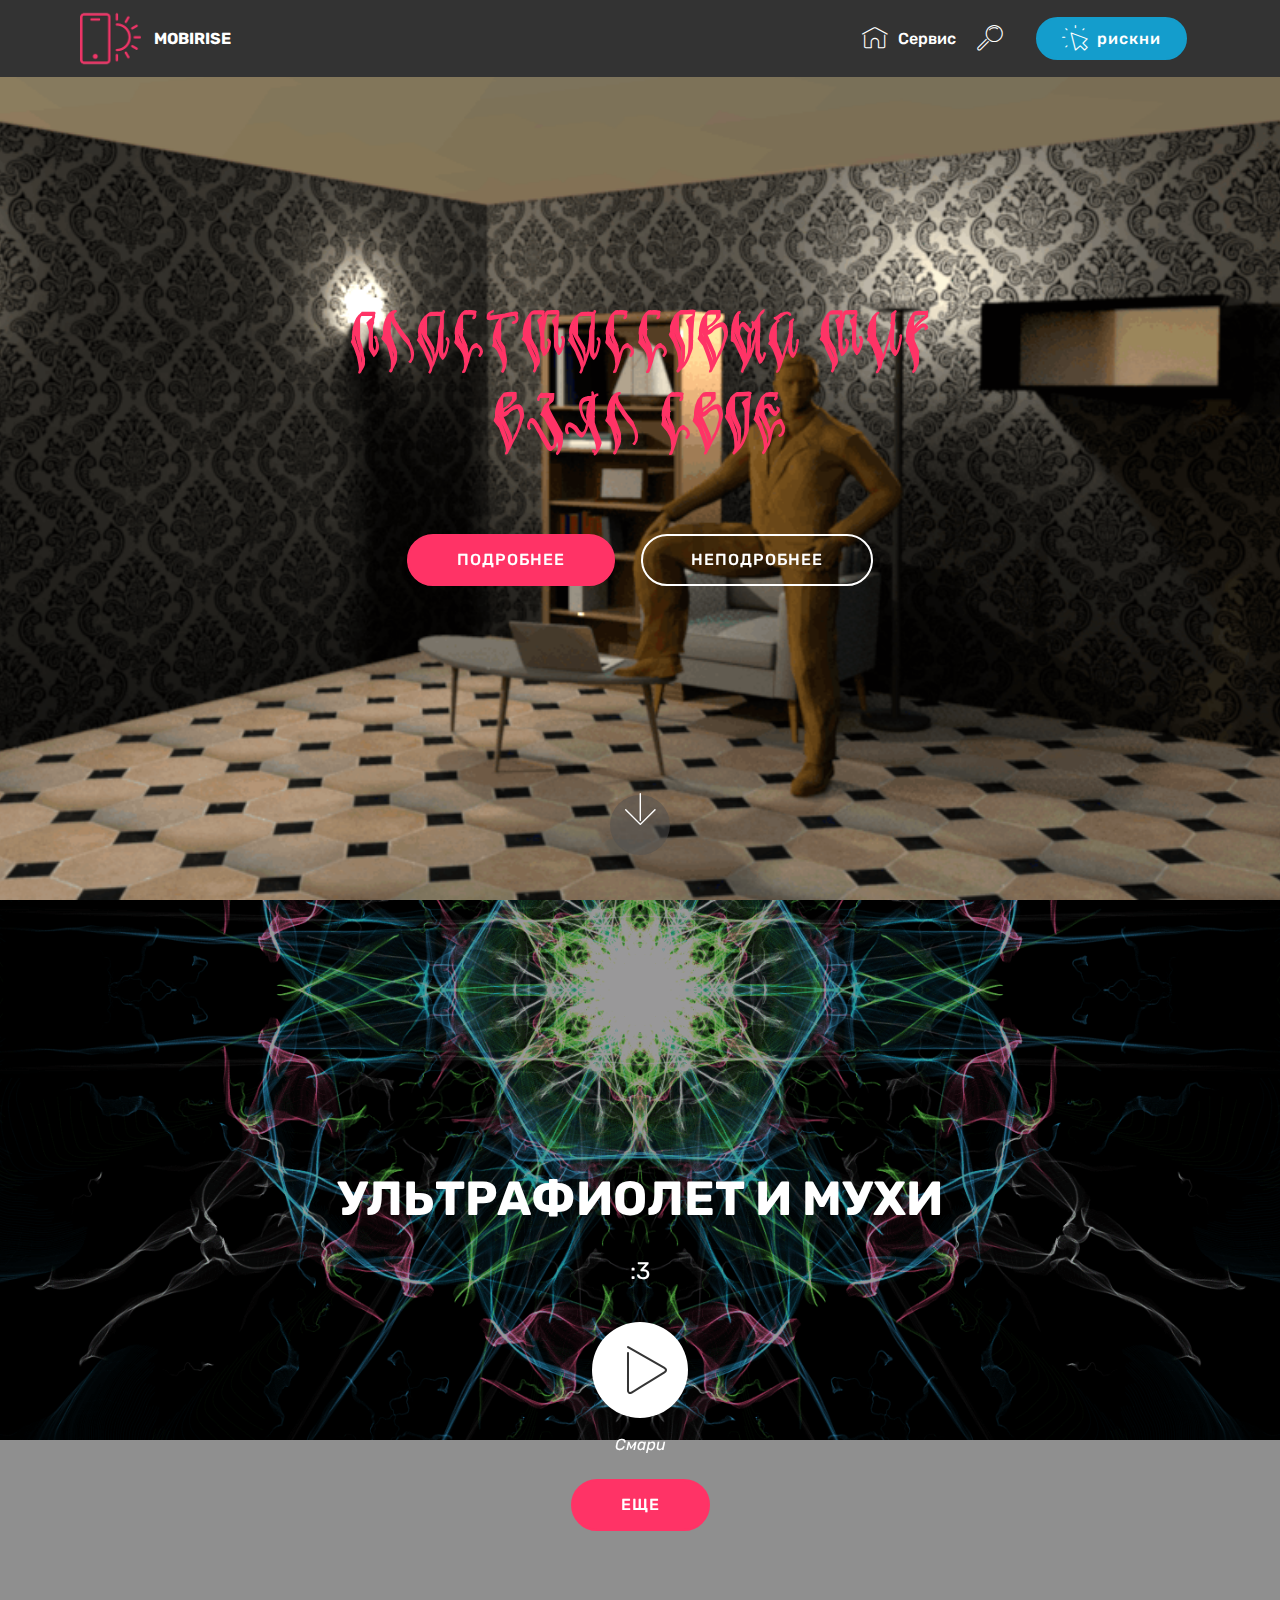
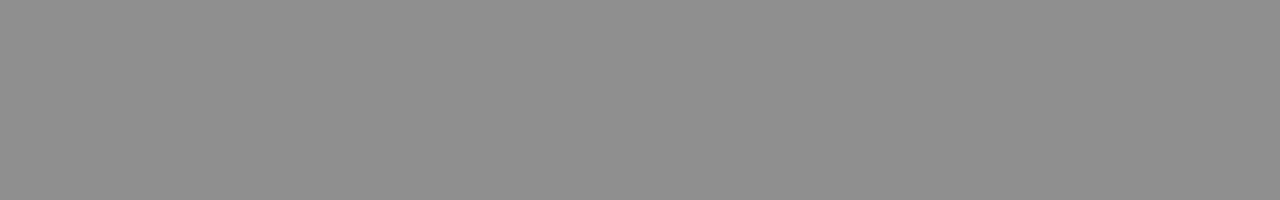
<file: index.html>
<!DOCTYPE html>
<html >
<head>
  <!-- Site made with Mobirise Website Builder v4.7.2, https://mobirise.com -->
  <meta charset="UTF-8">
  <meta http-equiv="X-UA-Compatible" content="IE=edge">
  <meta name="generator" content="Mobirise v4.7.2, mobirise.com">
  <meta name="viewport" content="width=device-width, initial-scale=1, minimum-scale=1">
  <link rel="shortcut icon" href="assets/images/logo2.png" type="image/x-icon">
  <meta name="description" content="">
  <title>Home</title>
  <link rel="stylesheet" href="assets/web/assets/mobirise-icons/mobirise-icons.css">
  <link rel="stylesheet" href="assets/tether/tether.min.css">
  <link rel="stylesheet" href="assets/bootstrap/css/bootstrap.min.css">
  <link rel="stylesheet" href="assets/bootstrap/css/bootstrap-grid.min.css">
  <link rel="stylesheet" href="assets/bootstrap/css/bootstrap-reboot.min.css">
  <link rel="stylesheet" href="assets/dropdown/css/style.css">
  <link rel="stylesheet" href="assets/theme/css/style.css">
  <link href="assets/fonts/style.css" rel="stylesheet">
  <link rel="stylesheet" href="assets/mobirise/css/mbr-additional.css" type="text/css">
  
  
  
</head>
<body>
  <section class="menu cid-rMTEtjXxKG" once="menu" id="menu1-i">

    

    <nav class="navbar navbar-expand beta-menu navbar-dropdown align-items-center navbar-fixed-top navbar-toggleable-sm">
        <button class="navbar-toggler navbar-toggler-right" type="button" data-toggle="collapse" data-target="#navbarSupportedContent" aria-controls="navbarSupportedContent" aria-expanded="false" aria-label="Toggle navigation">
            <div class="hamburger">
                <span></span>
                <span></span>
                <span></span>
                <span></span>
            </div>
        </button>
        <div class="menu-logo">
            <div class="navbar-brand">
                <span class="navbar-logo">
                    <a href="https://mobirise.com">
                         <img src="assets/images/logo2.png" alt="Mobirise" style="height: 3.8rem;">
                    </a>
                </span>
                <span class="navbar-caption-wrap">
                    <a class="navbar-caption text-white display-4" href="https://mobirise.com">
                        MOBIRISE
                    </a>
                </span>
            </div>
        </div>
        <div class="collapse navbar-collapse" id="navbarSupportedContent">
            <ul class="navbar-nav nav-dropdown" data-app-modern-menu="true"><li class="nav-item">
                    <a class="nav-link link text-white display-4" href="https://mobirise.com">
                        <span class="mbri-home mbr-iconfont mbr-iconfont-btn"></span>
                        Сервис
                    </a>
                </li>
                <li class="nav-item">
                    <a class="nav-link link text-white display-4" href="https://mobirise.com">
                        <span class="mbri-search mbr-iconfont mbr-iconfont-btn"></span></a>
                </li></ul>
            <div class="navbar-buttons mbr-section-btn"><a class="btn btn-sm btn-primary display-4" href="https://mobirise.com"><span class="mbri-cursor-click mbr-iconfont mbr-iconfont-btn"></span>рискни</a></div>
        </div>
    </nav>
</section>

<section class="engine"><a href="https://mobirise.me/d">web maker</a></section><section class="cid-rMTEtRtbdD mbr-fullscreen mbr-parallax-background" id="header2-j">

    

    

    <div class="container align-center">
        <div class="row justify-content-md-center">
            <div class="mbr-white col-md-10">
                <h1 class="mbr-section-title mbr-bold pb-3 mbr-fonts-style display-1">GKFCNVFCCJDSQ VBH<br>DPZK CDJT</h1>
                
                <p class="mbr-text pb-3 mbr-fonts-style display-5"></p>
                <div class="mbr-section-btn"><a class="btn btn-md btn-secondary display-4" href="https://mobirise.com">ПОДРОБНЕЕ</a>
                    <a class="btn btn-md btn-white-outline display-4" href="https://mobirise.com">НЕПОДРОБНЕЕ</a></div>
            </div>
        </div>
    </div>
    <div class="mbr-arrow hidden-sm-down" aria-hidden="true">
        <a href="#next">
            <i class="mbri-down mbr-iconfont"></i>
        </a>
    </div>
</section>

<section class="header8 cid-rMTGFM1cAr mbr-fullscreen mbr-parallax-background" id="header8-l">

    

    <div class="mbr-overlay" style="opacity: 0.4; background-color: rgb(0, 0, 0);">
    </div>

    <div class="container align-center">
        <div class="row justify-content-md-center">
            <div class="mbr-white col-md-10">
                <h1 class="mbr-section-title align-center py-2 mbr-bold mbr-fonts-style display-2">УЛЬТРАФИОЛЕТ И МУХИ</h1>
                <p class="mbr-text align-center py-2 mbr-fonts-style display-5">:3</p>
                <div class="mbr-media show-modal align-center py-2" data-modal=".modalWindow">
                         <span class="mbri-play mbr-iconfont"></span>
                </div>
                <div class="icon-description align-center font-italic pb-3 mbr-fonts-style display-7">Смари</div>
                <div class="mbr-section-btn text-center"><a class="btn btn-md btn-secondary display-4" href="https://mobirise.com">ЕЩЕ</a></div>
            </div>
        </div>
    </div>
    <div>
        <div class="modalWindow" style="display: none;">
            <div class="modalWindow-container">
                <div class="modalWindow-video-container">
                    <div class="modalWindow-video">
                        <iframe width="100%" height="100%" frameborder="0" allowfullscreen="1" data-src="https://www.youtube.com/watch?v=s_3ATmupvCQ"></iframe>
                    </div>
                    <a class="close" role="button" data-dismiss="modal">
                        <span aria-hidden="true" class="mbri-close mbr-iconfont closeModal"></span>
                        <span class="sr-only">Закрыть</span>
                    </a>
                </div>
            </div>
        </div>
    </div>
</section>


  <script src="assets/web/assets/jquery/jquery.min.js"></script>
  <script src="assets/popper/popper.min.js"></script>
  <script src="assets/tether/tether.min.js"></script>
  <script src="assets/bootstrap/js/bootstrap.min.js"></script>
  <script src="assets/dropdown/js/script.min.js"></script>
  <script src="assets/touchswipe/jquery.touch-swipe.min.js"></script>
  <script src="assets/parallax/jarallax.min.js"></script>
  <script src="assets/playervimeo/vimeo_player.js"></script>
  <script src="assets/smoothscroll/smooth-scroll.js"></script>
  <script src="assets/theme/js/script.js"></script>
  
  
</body>
</html>
</file>
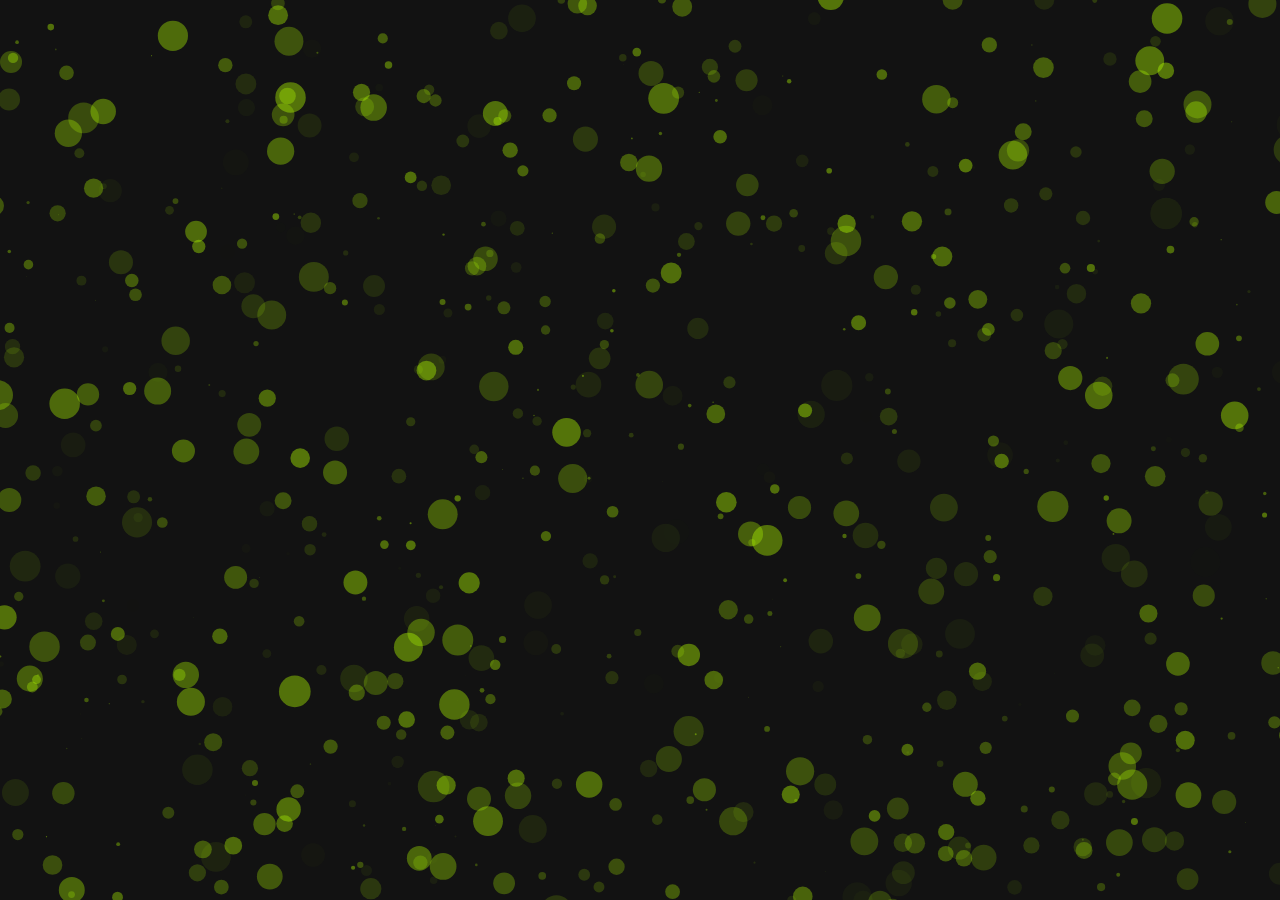
<file: CGH/index.html>
﻿<!DOCTYPE html>
<!-- https://github.com/VincentGarreau/particles.js -->
<html lang="en">
<head>
  <meta charset="utf-8">
  <meta http-equiv="content-type" content="text/html; charset=utf-8">
  <title>Частицы 1</title>
  <meta http-equiv="x-ua-compatible" content="ie=edge" />
  <meta name="viewport" content="width=device-width, initial-scale=1.0, minimum-scale=1.0, maximum-scale=1.0, user-scalable=no">
  <link rel="stylesheet" media="screen" href="css/style.css">
  <style>
	body, #particles-js{
		background-color: #121212; /*  #1b86f3   */
	}	
  </style>
</head>
<body>


<div id="particles-js"></div>

<script src="js/particles.min.js"></script>
<script src="app.js"></script>

</body>
</html>
</file>
<file: assets/web/assets/mobirise-icons/mobirise-icons.css>
@font-face {
  font-family: 'MobiriseIcons';
  src:  url('mobirise-icons.eot?spat4u');
  src:  url('mobirise-icons.eot?spat4u#iefix') format('embedded-opentype'),
    url('mobirise-icons.ttf?spat4u') format('truetype'),
    url('mobirise-icons.woff?spat4u') format('woff'),
    url('mobirise-icons.svg?spat4u#MobiriseIcons') format('svg');
  font-weight: normal;
  font-style: normal;
}

[class^="mbri-"], [class*=" mbri-"] {
  /* use !important to prevent issues with browser extensions that change fonts */
  font-family: MobiriseIcons !important;
  speak: none;
  font-style: normal;
  font-weight: normal;
  font-variant: normal;
  text-transform: none;
  line-height: 1;

  /* Better Font Rendering =========== */
  -webkit-font-smoothing: antialiased;
  -moz-osx-font-smoothing: grayscale;
}

.mbri-add-submenu:before {
  content: "\e900";
}
.mbri-alert:before {
  content: "\e901";
}
.mbri-align-center:before {
  content: "\e902";
}
.mbri-align-justify:before {
  content: "\e903";
}
.mbri-align-left:before {
  content: "\e904";
}
.mbri-align-right:before {
  content: "\e905";
}
.mbri-android:before {
  content: "\e906";
}
.mbri-apple:before {
  content: "\e907";
}
.mbri-arrow-down:before {
  content: "\e908";
}
.mbri-arrow-next:before {
  content: "\e909";
}
.mbri-arrow-prev:before {
  content: "\e90a";
}
.mbri-arrow-up:before {
  content: "\e90b";
}
.mbri-bold:before {
  content: "\e90c";
}
.mbri-bookmark:before {
  content: "\e90d";
}
.mbri-bootstrap:before {
  content: "\e90e";
}
.mbri-briefcase:before {
  content: "\e90f";
}
.mbri-browse:before {
  content: "\e910";
}
.mbri-bulleted-list:before {
  content: "\e911";
}
.mbri-calendar:before {
  content: "\e912";
}
.mbri-camera:before {
  content: "\e913";
}
.mbri-cart-add:before {
  content: "\e914";
}
.mbri-cart-full:before {
  content: "\e915";
}
.mbri-cash:before {
  content: "\e916";
}
.mbri-change-style:before {
  content: "\e917";
}
.mbri-chat:before {
  content: "\e918";
}
.mbri-clock:before {
  content: "\e919";
}
.mbri-close:before {
  content: "\e91a";
}
.mbri-cloud:before {
  content: "\e91b";
}
.mbri-code:before {
  content: "\e91c";
}
.mbri-contact-form:before {
  content: "\e91d";
}
.mbri-credit-card:before {
  content: "\e91e";
}
.mbri-cursor-click:before {
  content: "\e91f";
}
.mbri-cust-feedback:before {
  content: "\e920";
}
.mbri-database:before {
  content: "\e921";
}
.mbri-delivery:before {
  content: "\e922";
}
.mbri-desktop:before {
  content: "\e923";
}
.mbri-devices:before {
  content: "\e924";
}
.mbri-down:before {
  content: "\e925";
}
.mbri-download:before {
  content: "\e989";
}
.mbri-drag-n-drop:before {
  content: "\e927";
}
.mbri-drag-n-drop2:before {
  content: "\e928";
}
.mbri-edit:before {
  content: "\e929";
}
.mbri-edit2:before {
  content: "\e92a";
}
.mbri-error:before {
  content: "\e92b";
}
.mbri-extension:before {
  content: "\e92c";
}
.mbri-features:before {
  content: "\e92d";
}
.mbri-file:before {
  content: "\e92e";
}
.mbri-flag:before {
  content: "\e92f";
}
.mbri-folder:before {
  content: "\e930";
}
.mbri-gift:before {
  content: "\e931";
}
.mbri-github:before {
  content: "\e932";
}
.mbri-globe:before {
  content: "\e933";
}
.mbri-globe-2:before {
  content: "\e934";
}
.mbri-growing-chart:before {
  content: "\e935";
}
.mbri-hearth:before {
  content: "\e936";
}
.mbri-help:before {
  content: "\e937";
}
.mbri-home:before {
  content: "\e938";
}
.mbri-hot-cup:before {
  content: "\e939";
}
.mbri-idea:before {
  content: "\e93a";
}
.mbri-image-gallery:before {
  content: "\e93b";
}
.mbri-image-slider:before {
  content: "\e93c";
}
.mbri-info:before {
  content: "\e93d";
}
.mbri-italic:before {
  content: "\e93e";
}
.mbri-key:before {
  content: "\e93f";
}
.mbri-laptop:before {
  content: "\e940";
}
.mbri-layers:before {
  content: "\e941";
}
.mbri-left-right:before {
  content: "\e942";
}
.mbri-left:before {
  content: "\e943";
}
.mbri-letter:before {
  content: "\e944";
}
.mbri-like:before {
  content: "\e945";
}
.mbri-link:before {
  content: "\e946";
}
.mbri-lock:before {
  content: "\e947";
}
.mbri-login:before {
  content: "\e948";
}
.mbri-logout:before {
  content: "\e949";
}
.mbri-magic-stick:before {
  content: "\e94a";
}
.mbri-map-pin:before {
  content: "\e94b";
}
.mbri-menu:before {
  content: "\e94c";
}
.mbri-mobile:before {
  content: "\e94d";
}
.mbri-mobile2:before {
  content: "\e94e";
}
.mbri-mobirise:before {
  content: "\e94f";
}
.mbri-more-horizontal:before {
  content: "\e950";
}
.mbri-more-vertical:before {
  content: "\e951";
}
.mbri-music:before {
  content: "\e952";
}
.mbri-new-file:before {
  content: "\e953";
}
.mbri-numbered-list:before {
  content: "\e954";
}
.mbri-opened-folder:before {
  content: "\e955";
}
.mbri-pages:before {
  content: "\e956";
}
.mbri-paper-plane:before {
  content: "\e957";
}
.mbri-paperclip:before {
  content: "\e958";
}
.mbri-photo:before {
  content: "\e959";
}
.mbri-photos:before {
  content: "\e95a";
}
.mbri-pin:before {
  content: "\e95b";
}
.mbri-play:before {
  content: "\e95c";
}
.mbri-plus:before {
  content: "\e95d";
}
.mbri-preview:before {
  content: "\e95e";
}
.mbri-print:before {
  content: "\e95f";
}
.mbri-protect:before {
  content: "\e960";
}
.mbri-question:before {
  content: "\e961";
}
.mbri-quote-left:before {
  content: "\e962";
}
.mbri-quote-right:before {
  content: "\e963";
}
.mbri-refresh:before {
  content: "\e964";
}
.mbri-responsive:before {
  content: "\e965";
}
.mbri-right:before {
  content: "\e966";
}
.mbri-rocket:before {
  content: "\e967";
}
.mbri-sad-face:before {
  content: "\e968";
}
.mbri-sale:before {
  content: "\e969";
}
.mbri-save:before {
  content: "\e96a";
}
.mbri-search:before {
  content: "\e96b";
}
.mbri-setting:before {
  content: "\e96c";
}
.mbri-setting2:before {
  content: "\e96d";
}
.mbri-setting3:before {
  content: "\e96e";
}
.mbri-share:before {
  content: "\e96f";
}
.mbri-shopping-bag:before {
  content: "\e970";
}
.mbri-shopping-basket:before {
  content: "\e971";
}
.mbri-shopping-cart:before {
  content: "\e972";
}
.mbri-sites:before {
  content: "\e973";
}
.mbri-smile-face:before {
  content: "\e974";
}
.mbri-speed:before {
  content: "\e975";
}
.mbri-star:before {
  content: "\e976";
}
.mbri-success:before {
  content: "\e977";
}
.mbri-sun:before {
  content: "\e978";
}
.mbri-sun2:before {
  content: "\e979";
}
.mbri-tablet:before {
  content: "\e97a";
}
.mbri-tablet-vertical:before {
  content: "\e97b";
}
.mbri-target:before {
  content: "\e97c";
}
.mbri-timer:before {
  content: "\e97d";
}
.mbri-to-ftp:before {
  content: "\e97e";
}
.mbri-to-local-drive:before {
  content: "\e97f";
}
.mbri-touch-swipe:before {
  content: "\e980";
}
.mbri-touch:before {
  content: "\e981";
}
.mbri-trash:before {
  content: "\e982";
}
.mbri-underline:before {
  content: "\e983";
}
.mbri-unlink:before {
  content: "\e984";
}
.mbri-unlock:before {
  content: "\e985";
}
.mbri-up-down:before {
  content: "\e986";
}
.mbri-up:before {
  content: "\e987";
}
.mbri-update:before {
  content: "\e988";
}
.mbri-upload:before {
 content: "\e926"; 
}
.mbri-user:before {
  content: "\e98a";
}
.mbri-user2:before {
  content: "\e98b";
}
.mbri-users:before {
  content: "\e98c";
}
.mbri-video:before {
  content: "\e98d";
}
.mbri-video-play:before {
  content: "\e98e";
}
.mbri-watch:before {
  content: "\e98f";
}
.mbri-website-theme:before {
  content: "\e990";
}
.mbri-wifi:before {
  content: "\e991";
}
.mbri-windows:before {
  content: "\e992";
}
.mbri-zoom-out:before {
  content: "\e993";
}
.mbri-redo:before {
  content: "\e994";
}
.mbri-undo:before {
  content: "\e995";
}
</file>
<file: assets/dropdown/css/style.css>
.navbar-dropdown {
  left: 0;
  padding: 0;
  position: absolute;
  right: 0;
  top: 0;
  transition: all 0.45s ease;
  z-index: 1030;
  background: #282828; }
  .navbar-dropdown .navbar-logo {
    margin-right: 0.8rem;
    transition: margin 0.3s ease-in-out;
    vertical-align: middle; }
    .navbar-dropdown .navbar-logo img {
      height: 3.125rem;
      transition: all 0.3s ease-in-out; }
    .navbar-dropdown .navbar-logo.mbr-iconfont {
      font-size: 3.125rem;
      line-height: 3.125rem; }
  .navbar-dropdown .navbar-caption {
    font-weight: 700;
    white-space: normal;
    vertical-align: -4px;
    line-height: 3.125rem !important; }
    .navbar-dropdown .navbar-caption, .navbar-dropdown .navbar-caption:hover {
      color: inherit;
      text-decoration: none; }
  .navbar-dropdown .mbr-iconfont + .navbar-caption {
    vertical-align: -1px; }
  .navbar-dropdown.navbar-fixed-top {
    position: fixed; }
  .navbar-dropdown .navbar-brand span {
    vertical-align: -4px; }
  .navbar-dropdown.bg-color.transparent {
    background: none; }
  .navbar-dropdown.navbar-short .navbar-brand {
    padding: 0.625rem 0; }
    .navbar-dropdown.navbar-short .navbar-brand span {
      vertical-align: -1px; }
  .navbar-dropdown.navbar-short .navbar-caption {
    line-height: 2.375rem !important;
    vertical-align: -2px; }
  .navbar-dropdown.navbar-short .navbar-logo {
    margin-right: 0.5rem; }
    .navbar-dropdown.navbar-short .navbar-logo img {
      height: 2.375rem; }
    .navbar-dropdown.navbar-short .navbar-logo.mbr-iconfont {
      font-size: 2.375rem;
      line-height: 2.375rem; }
  .navbar-dropdown.navbar-short .mbr-table-cell {
    height: 3.625rem; }
  .navbar-dropdown .navbar-close {
    left: 0.6875rem;
    position: fixed;
    top: 0.75rem;
    z-index: 1000; }
  .navbar-dropdown .hamburger-icon {
    content: "";
    display: inline-block;
    vertical-align: middle;
    width: 16px;
    -webkit-box-shadow: 0 -6px 0 1px #282828,0 0 0 1px #282828,0 6px 0 1px #282828;
    -moz-box-shadow: 0 -6px 0 1px #282828,0 0 0 1px #282828,0 6px 0 1px #282828;
    box-shadow: 0 -6px 0 1px #282828,0 0 0 1px #282828,0 6px 0 1px #282828; }

.dropdown-menu .dropdown-toggle[data-toggle="dropdown-submenu"]::after {
  border-bottom: 0.35em solid transparent;
  border-left: 0.35em solid;
  border-right: 0;
  border-top: 0.35em solid transparent;
  margin-left: 0.3rem; }

.dropdown-menu .dropdown-item:focus {
  outline: 0; }

.nav-dropdown {
  font-size: 0.75rem;
  font-weight: 500;
  height: auto !important; }
  .nav-dropdown .nav-btn {
    padding-left: 1rem; }
  .nav-dropdown .link {
    margin: .667em 1.667em;
    font-weight: 500;
    padding: 0;
    transition: color .2s ease-in-out; }
    .nav-dropdown .link.dropdown-toggle {
      margin-right: 2.583em; }
      .nav-dropdown .link.dropdown-toggle::after {
        margin-left: .25rem;
        border-top: 0.35em solid;
        border-right: 0.35em solid transparent;
        border-left: 0.35em solid transparent;
        border-bottom: 0; }
      .nav-dropdown .link.dropdown-toggle[aria-expanded="true"] {
        margin: 0;
        padding: 0.667em 3.263em  0.667em 1.667em; }
  .nav-dropdown .link::after,
  .nav-dropdown .dropdown-item::after {
    color: inherit; }
  .nav-dropdown .btn {
    font-size: 0.75rem;
    font-weight: 700;
    letter-spacing: 0;
    margin-bottom: 0;
    padding-left: 1.25rem;
    padding-right: 1.25rem; }
  .nav-dropdown .dropdown-menu {
    border-radius: 0;
    border: 0;
    left: 0;
    margin: 0;
    padding-bottom: 1.25rem;
    padding-top: 1.25rem;
    position: relative; }
  .nav-dropdown .dropdown-submenu {
    margin-left: 0.125rem;
    top: 0; }
  .nav-dropdown .dropdown-item {
    font-weight: 500;
    line-height: 2;
    padding: 0.3846em 4.615em 0.3846em 1.5385em;
    position: relative;
    transition: color .2s ease-in-out, background-color .2s ease-in-out; }
    .nav-dropdown .dropdown-item::after {
      margin-top: -0.3077em;
      position: absolute;
      right: 1.1538em;
      top: 50%; }
    .nav-dropdown .dropdown-item:focus, .nav-dropdown .dropdown-item:hover {
      background: none; }

@media (max-width: 767px) {
  .nav-dropdown.navbar-toggleable-sm {
    bottom: 0;
    display: none;
    left: 0;
    overflow-x: hidden;
    position: fixed;
    top: 0;
    transform: translateX(-100%);
    -ms-transform: translateX(-100%);
    -webkit-transform: translateX(-100%);
    width: 18.75rem;
    z-index: 999; } }
.nav-dropdown.navbar-toggleable-xl {
  bottom: 0;
  display: none;
  left: 0;
  overflow-x: hidden;
  position: fixed;
  top: 0;
  transform: translateX(-100%);
  -ms-transform: translateX(-100%);
  -webkit-transform: translateX(-100%);
  width: 18.75rem;
  z-index: 999; }

.nav-dropdown-sm {
  display: block !important;
  overflow-x: hidden;
  overflow: auto;
  padding-top: 3.875rem; }
  .nav-dropdown-sm::after {
    content: "";
    display: block;
    height: 3rem;
    width: 100%; }
  .nav-dropdown-sm.collapse.in ~ .navbar-close {
    display: block !important; }
  .nav-dropdown-sm.collapsing, .nav-dropdown-sm.collapse.in {
    transform: translateX(0);
    -ms-transform: translateX(0);
    -webkit-transform: translateX(0);
    transition: all 0.25s ease-out;
    -webkit-transition: all 0.25s ease-out;
    background: #282828; }
  .nav-dropdown-sm.collapsing[aria-expanded="false"] {
    transform: translateX(-100%);
    -ms-transform: translateX(-100%);
    -webkit-transform: translateX(-100%); }
  .nav-dropdown-sm .nav-item {
    display: block;
    margin-left: 0 !important;
    padding-left: 0; }
  .nav-dropdown-sm .link,
  .nav-dropdown-sm .dropdown-item {
    border-top: 1px dotted rgba(255, 255, 255, 0.1);
    font-size: 0.8125rem;
    line-height: 1.6;
    margin: 0 !important;
    padding: 0.875rem 2.4rem 0.875rem 1.5625rem !important;
    position: relative;
    white-space: normal; }
    .nav-dropdown-sm .link:focus, .nav-dropdown-sm .link:hover,
    .nav-dropdown-sm .dropdown-item:focus,
    .nav-dropdown-sm .dropdown-item:hover {
      background: rgba(0, 0, 0, 0.2) !important;
      color: #c0a375; }
  .nav-dropdown-sm .nav-btn {
    position: relative;
    padding: 1.5625rem 1.5625rem 0 1.5625rem; }
    .nav-dropdown-sm .nav-btn::before {
      border-top: 1px dotted rgba(255, 255, 255, 0.1);
      content: "";
      left: 0;
      position: absolute;
      top: 0;
      width: 100%; }
    .nav-dropdown-sm .nav-btn + .nav-btn {
      padding-top: 0.625rem; }
      .nav-dropdown-sm .nav-btn + .nav-btn::before {
        display: none; }
  .nav-dropdown-sm .btn {
    padding: 0.625rem 0; }
  .nav-dropdown-sm .dropdown-toggle[data-toggle="dropdown-submenu"]::after {
    margin-left: .25rem;
    border-top: 0.35em solid;
    border-right: 0.35em solid transparent;
    border-left: 0.35em solid transparent;
    border-bottom: 0; }
  .nav-dropdown-sm .dropdown-toggle[data-toggle="dropdown-submenu"][aria-expanded="true"]::after {
    border-top: 0;
    border-right: 0.35em solid transparent;
    border-left: 0.35em solid transparent;
    border-bottom: 0.35em solid; }
  .nav-dropdown-sm .dropdown-menu {
    margin: 0;
    padding: 0;
    position: relative;
    top: 0;
    left: 0;
    width: 100%;
    border: 0;
    float: none;
    border-radius: 0;
    background: none; }
  .nav-dropdown-sm .dropdown-submenu {
    left: 100%;
    margin-left: 0.125rem;
    margin-top: -1.25rem;
    top: 0; }

.navbar-toggleable-sm .nav-dropdown .dropdown-menu {
  position: absolute; }

.navbar-toggleable-sm .nav-dropdown .dropdown-submenu {
  left: 100%;
  margin-left: 0.125rem;
  margin-top: -1.25rem;
  top: 0; }

.navbar-toggleable-sm.opened .nav-dropdown .dropdown-menu {
  position: relative; }

.navbar-toggleable-sm.opened .nav-dropdown .dropdown-submenu {
  left: 0;
  margin-left: 00rem;
  margin-top: 0rem;
  top: 0; }

.is-builder .nav-dropdown.collapsing {
  transition: none !important; }

/*# sourceMappingURL=style.css.map */
</file>
<file: assets/theme/css/style.css>
/*!
 * Mobirise v4 theme (https://mobirise.com/)
 * Copyright 2017 Mobirise
 */
section {
  background-color: #eeeeee; }

section,
.container,
.container-fluid {
  position: relative;
  word-wrap: break-word; }

a.mbr-iconfont:hover {
  text-decoration: none; }

.article .lead p, .article .lead ul, .article .lead ol, .article .lead pre, .article .lead blockquote {
  margin-bottom: 0; }

a {
  font-style: normal;
  font-weight: 400;
  cursor: pointer; }
  a, a:hover {
    text-decoration: none; }

figure {
  margin-bottom: 0; }

body {
  color: #232323; }

h1, h2, h3, h4, h5, h6,
.h1, .h2, .h3, .h4, .h5, .h6,
.display-1, .display-2, .display-3, .display-4 {
  line-height: 1;
  word-break: break-word;
  word-wrap: break-word; }

b, strong {
  font-weight: bold; }

blockquote {
  padding: 10px 0 10px 20px;
  position: relative;
  border-left: 2px solid;
  border-color: #ff3366; }

input:-webkit-autofill, input:-webkit-autofill:hover, input:-webkit-autofill:focus, input:-webkit-autofill:active {
  transition-delay: 9999s;
  transition-property: background-color, color; }

textarea[type="hidden"] {
  display: none; }

body {
  position: relative; }

section {
  background-position: 50% 50%;
  background-repeat: no-repeat;
  background-size: cover; }
  section .mbr-background-video,
  section .mbr-background-video-preview {
    position: absolute;
    bottom: 0;
    left: 0;
    right: 0;
    top: 0; }

.hidden {
  visibility: hidden; }

.mbr-z-index20 {
  z-index: 20; }

/*! Base colors */
.mbr-white {
  color: #ffffff; }

.mbr-black {
  color: #000000; }

.mbr-bg-white {
  background-color: #ffffff; }

.mbr-bg-black {
  background-color: #000000; }

/*! Text-aligns */
.align-left {
  text-align: left; }

.align-center {
  text-align: center; }

.align-right {
  text-align: right; }

@media (max-width: 767px) {
  .align-left, .align-center, .align-right, .mbr-section-btn, .mbr-section-title {
    text-align: center; } }
/*! Font-weight  */
.mbr-light {
  font-weight: 300; }

.mbr-regular {
  font-weight: 400; }

.mbr-semibold {
  font-weight: 500; }

.mbr-bold {
  font-weight: 700; }

/*! Media  */
.media-size-item {
  -webkit-flex: 1 1 auto;
  -moz-flex: 1 1 auto;
  -ms-flex: 1 1 auto;
  -o-flex: 1 1 auto;
  flex: 1 1 auto; }

.media-content {
  -webkit-flex-basis: 100%;
  flex-basis: 100%; }

.media-container-row {
  display: -ms-flexbox;
  display: -webkit-flex;
  display: flex;
  -webkit-flex-direction: row;
  -ms-flex-direction: row;
  flex-direction: row;
  -webkit-flex-wrap: wrap;
  -ms-flex-wrap: wrap;
  flex-wrap: wrap;
  -webkit-justify-content: center;
  -ms-flex-pack: center;
  justify-content: center;
  -webkit-align-content: center;
  -ms-flex-line-pack: center;
  align-content: center;
  -webkit-align-items: start;
  -ms-flex-align: start;
  align-items: start; }
  .media-container-row .media-size-item {
    width: 400px; }

.media-container-column {
  display: -ms-flexbox;
  display: -webkit-flex;
  display: flex;
  -webkit-flex-direction: column;
  -ms-flex-direction: column;
  flex-direction: column;
  -webkit-flex-wrap: wrap;
  -ms-flex-wrap: wrap;
  flex-wrap: wrap;
  -webkit-justify-content: center;
  -ms-flex-pack: center;
  justify-content: center;
  -webkit-align-content: center;
  -ms-flex-line-pack: center;
  align-content: center;
  -webkit-align-items: stretch;
  -ms-flex-align: stretch;
  align-items: stretch; }
  .media-container-column > * {
    width: 100%; }

@media (min-width: 992px) {
  .media-container-row {
    -webkit-flex-wrap: nowrap;
    -ms-flex-wrap: nowrap;
    flex-wrap: nowrap; } }
figure {
  overflow: hidden; }

figure[mbr-media-size] {
  transition: width 0.1s; }

.mbr-figure img, .mbr-figure iframe {
  display: block;
  width: 100%; }

.card {
  background-color: transparent;
  border: none; }

.card-img {
  text-align: center;
  flex-shrink: 0; }

.media {
  max-width: 100%;
  margin: 0 auto; }

.mbr-figure {
  -ms-flex-item-align: center;
  -ms-grid-row-align: center;
  -webkit-align-self: center;
  align-self: center; }

.media-container > div {
  max-width: 100%; }

.mbr-figure img, .card-img img {
  width: 100%; }

@media (max-width: 991px) {
  .media-size-item {
    width: auto !important; }

  .media {
    width: auto; }

  .mbr-figure {
    width: 100% !important; } }
/*! Buttons */
.mbr-section-btn {
  margin-left: -.25rem;
  margin-right: -.25rem;
  font-size: 0; }

nav .mbr-section-btn {
  margin-left: 0rem;
  margin-right: 0rem; }

/*! Btn icon margin */
.btn .mbr-iconfont, .btn.btn-sm .mbr-iconfont {
  cursor: pointer;
  margin-right: 0.5rem; }

.btn.btn-md .mbr-iconfont, .btn.btn-md .mbr-iconfont {
  margin-right: 0.8rem; }

.mbr-regular {
  font-weight: 400; }

.mbr-semibold {
  font-weight: 500; }

.mbr-bold {
  font-weight: 700; }

[type="submit"] {
  -webkit-appearance: none; }

/*! Full-screen */
.mbr-fullscreen .mbr-overlay {
  min-height: 100vh; }

.mbr-fullscreen {
  display: flex;
  display: -webkit-flex;
  display: -moz-flex;
  display: -ms-flex;
  display: -o-flex;
  align-items: center;
  -webkit-align-items: center;
  min-height: 100vh;
  padding-top: 3rem;
  padding-bottom: 3rem; }

/*! Map */
.map {
  height: 25rem;
  position: relative; }
  .map iframe {
    width: 100%;
    height: 100%; }

/* Form */
.form-asterisk {
  font-family: initial;
  position: absolute;
  top: -2px;
  font-weight: normal; }

/*! Scroll to top arrow */
.mbr-arrow-up {
  bottom: 25px;
  right: 90px;
  position: fixed;
  text-align: right;
  z-index: 5000;
  color: #ffffff;
  font-size: 32px;
  transform: rotate(180deg);
  -webkit-transform: rotate(180deg); }

.mbr-arrow-up a {
  background: rgba(0, 0, 0, 0.2);
  border-radius: 3px;
  color: #fff;
  display: inline-block;
  height: 60px;
  width: 60px;
  outline-style: none !important;
  position: relative;
  text-decoration: none;
  transition: all .3s ease-in-out;
  cursor: pointer;
  text-align: center; }
  .mbr-arrow-up a:hover {
    background-color: rgba(0, 0, 0, 0.4); }
  .mbr-arrow-up a i {
    line-height: 60px; }

.mbr-arrow-up-icon {
  display: block;
  color: #fff; }

.mbr-arrow-up-icon::before {
  content: "\203a";
  display: inline-block;
  font-family: serif;
  font-size: 32px;
  line-height: 1;
  font-style: normal;
  position: relative;
  top: 6px;
  left: -4px;
  -webkit-transform: rotate(-90deg);
  transform: rotate(-90deg); }

/*! Arrow Down */
.mbr-arrow {
  position: absolute;
  bottom: 45px;
  left: 50%;
  width: 60px;
  height: 60px;
  cursor: pointer;
  background-color: rgba(80, 80, 80, 0.5);
  border-radius: 50%;
  -webkit-transform: translateX(-50%);
  transform: translateX(-50%); }
  .mbr-arrow > a {
    display: inline-block;
    text-decoration: none;
    outline-style: none;
    -webkit-animation: arrowdown 1.7s ease-in-out infinite;
    animation: arrowdown 1.7s ease-in-out infinite; }
    .mbr-arrow > a > i {
      position: absolute;
      top: -2px;
      left: 15px;
      font-size: 2rem; }

@keyframes arrowdown {
  0% {
    transform: translateY(0px);
    -webkit-transform: translateY(0px); }
  50% {
    transform: translateY(-5px);
    -webkit-transform: translateY(-5px); }
  100% {
    transform: translateY(0px);
    -webkit-transform: translateY(0px); } }
@-webkit-keyframes arrowdown {
  0% {
    transform: translateY(0px);
    -webkit-transform: translateY(0px); }
  50% {
    transform: translateY(-5px);
    -webkit-transform: translateY(-5px); }
  100% {
    transform: translateY(0px);
    -webkit-transform: translateY(0px); } }
@media (max-width: 500px) {
  .mbr-arrow-up {
    left: 50%;
    right: auto;
    transform: translateX(-50%) rotate(180deg);
    -webkit-transform: translateX(-50%) rotate(180deg); } }
/*Gradients animation*/
@keyframes gradient-animation {
  from {
    background-position: 0% 100%;
    animation-timing-function: ease-in-out; }
  to {
    background-position: 100% 0%;
    animation-timing-function: ease-in-out; } }
@-webkit-keyframes gradient-animation {
  from {
    background-position: 0% 100%;
    animation-timing-function: ease-in-out; }
  to {
    background-position: 100% 0%;
    animation-timing-function: ease-in-out; } }
.bg-gradient {
  background-size: 200% 200%;
  animation: gradient-animation 5s infinite alternate;
  -webkit-animation: gradient-animation 5s infinite alternate; }

.menu .navbar-brand {
  display: -webkit-flex; }
  .menu .navbar-brand span {
    display: flex;
    display: -webkit-flex; }
  .menu .navbar-brand .navbar-caption-wrap {
    display: -webkit-flex; }
  .menu .navbar-brand .navbar-logo img {
    display: -webkit-flex; }
@media (min-width: 768px) and (max-width: 991px) {
  .menu .navbar-toggleable-sm .navbar-nav {
    display: -webkit-box;
    display: -webkit-flex;
    display: -ms-flexbox; } }
@media (min-width: 992px) {
  .menu .navbar-nav.nav-dropdown {
    display: -webkit-flex; }
  .menu .navbar-toggleable-sm .navbar-collapse {
    display: -webkit-flex !important; } }

/*# sourceMappingURL=style.css.map */
.engine {
	position: absolute;
	text-indent: -2400px;
	text-align: center;
	padding: 0;
	top: 0;
	left: -2400px;
}
</file>
<file: assets/fonts/style.css>
@font-face {
   font-family: 'GigerForeva_4';
   src: url('GigerForeva_4/font.ttf');
}
</file>
<file: assets/mobirise/css/mbr-additional.css>
@import url(https://fonts.googleapis.com/css?family=Rubik:300,300i,400,400i,500,500i,700,700i,900,900i);




body {
  font-style: normal;
  line-height: 1.5;
}
.mbr-section-title {
  font-style: normal;
  line-height: 1.2;
}
.mbr-section-subtitle {
  line-height: 1.3;
}
.mbr-text {
  font-style: normal;
  line-height: 1.6;
}
.display-1 {
  font-family: 'GigerForeva_4';
  font-size: 4.25rem;
}
.display-1 > .mbr-iconfont {
  font-size: 6.8rem;
}
.display-2 {
  font-family: 'Rubik', sans-serif;
  font-size: 3rem;
}
.display-2 > .mbr-iconfont {
  font-size: 4.8rem;
}
.display-4 {
  font-family: 'Rubik', sans-serif;
  font-size: 1rem;
}
.display-4 > .mbr-iconfont {
  font-size: 1.6rem;
}
.display-5 {
  font-family: 'Rubik', sans-serif;
  font-size: 1.5rem;
}
.display-5 > .mbr-iconfont {
  font-size: 2.4rem;
}
.display-7 {
  font-family: 'Rubik', sans-serif;
  font-size: 1rem;
}
.display-7 > .mbr-iconfont {
  font-size: 1.6rem;
}
/* ---- Fluid typography for mobile devices ---- */
/* 1.4 - font scale ratio ( bootstrap == 1.42857 ) */
/* 100vw - current viewport width */
/* (48 - 20)  48 == 48rem == 768px, 20 == 20rem == 320px(minimal supported viewport) */
/* 0.65 - min scale variable, may vary */
@media (max-width: 768px) {
  .display-1 {
    font-size: 3.4rem;
    font-size: calc( 2.1374999999999997rem + (4.25 - 2.1374999999999997) * ((100vw - 20rem) / (48 - 20)));
    line-height: calc( 1.4 * (2.1374999999999997rem + (4.25 - 2.1374999999999997) * ((100vw - 20rem) / (48 - 20))));
  }
  .display-2 {
    font-size: 2.4rem;
    font-size: calc( 1.7rem + (3 - 1.7) * ((100vw - 20rem) / (48 - 20)));
    line-height: calc( 1.4 * (1.7rem + (3 - 1.7) * ((100vw - 20rem) / (48 - 20))));
  }
  .display-4 {
    font-size: 0.8rem;
    font-size: calc( 1rem + (1 - 1) * ((100vw - 20rem) / (48 - 20)));
    line-height: calc( 1.4 * (1rem + (1 - 1) * ((100vw - 20rem) / (48 - 20))));
  }
  .display-5 {
    font-size: 1.2rem;
    font-size: calc( 1.175rem + (1.5 - 1.175) * ((100vw - 20rem) / (48 - 20)));
    line-height: calc( 1.4 * (1.175rem + (1.5 - 1.175) * ((100vw - 20rem) / (48 - 20))));
  }
}
/* Buttons */
.btn {
  font-weight: 500;
  border-width: 2px;
  font-style: normal;
  letter-spacing: 1px;
  margin: .4rem .8rem;
  white-space: normal;
  -webkit-transition: all 0.3s ease-in-out;
  -moz-transition: all 0.3s ease-in-out;
  transition: all 0.3s ease-in-out;
  padding: 1rem 3rem;
  border-radius: 3px;
  display: inline-flex;
  align-items: center;
  justify-content: center;
  word-break: break-word;
}
.btn-sm {
  font-weight: 500;
  letter-spacing: 1px;
  -webkit-transition: all 0.3s ease-in-out;
  -moz-transition: all 0.3s ease-in-out;
  transition: all 0.3s ease-in-out;
  padding: 0.6rem 1.5rem;
  border-radius: 3px;
}
.btn-md {
  font-weight: 500;
  letter-spacing: 1px;
  margin: .4rem .8rem !important;
  -webkit-transition: all 0.3s ease-in-out;
  -moz-transition: all 0.3s ease-in-out;
  transition: all 0.3s ease-in-out;
  padding: 1rem 3rem;
  border-radius: 3px;
}
.btn-lg {
  font-weight: 500;
  letter-spacing: 1px;
  margin: .4rem .8rem !important;
  -webkit-transition: all 0.3s ease-in-out;
  -moz-transition: all 0.3s ease-in-out;
  transition: all 0.3s ease-in-out;
  padding: 1.2rem 3.2rem;
  border-radius: 3px;
}
.bg-primary {
  background-color: #149dcc !important;
}
.bg-success {
  background-color: #f7ed4a !important;
}
.bg-info {
  background-color: #82786e !important;
}
.bg-warning {
  background-color: #879a9f !important;
}
.bg-danger {
  background-color: #b1a374 !important;
}
.btn-primary,
.btn-primary:active {
  background-color: #149dcc !important;
  border-color: #149dcc !important;
  color: #ffffff !important;
}
.btn-primary:hover,
.btn-primary:focus,
.btn-primary.focus,
.btn-primary.active {
  color: #ffffff !important;
  background-color: #0d6786 !important;
  border-color: #0d6786 !important;
}
.btn-primary.disabled,
.btn-primary:disabled {
  color: #ffffff !important;
  background-color: #0d6786 !important;
  border-color: #0d6786 !important;
}
.btn-secondary,
.btn-secondary:active {
  background-color: #ff3366 !important;
  border-color: #ff3366 !important;
  color: #ffffff !important;
}
.btn-secondary:hover,
.btn-secondary:focus,
.btn-secondary.focus,
.btn-secondary.active {
  color: #ffffff !important;
  background-color: #e50039 !important;
  border-color: #e50039 !important;
}
.btn-secondary.disabled,
.btn-secondary:disabled {
  color: #ffffff !important;
  background-color: #e50039 !important;
  border-color: #e50039 !important;
}
.btn-info,
.btn-info:active {
  background-color: #82786e !important;
  border-color: #82786e !important;
  color: #ffffff !important;
}
.btn-info:hover,
.btn-info:focus,
.btn-info.focus,
.btn-info.active {
  color: #ffffff !important;
  background-color: #59524b !important;
  border-color: #59524b !important;
}
.btn-info.disabled,
.btn-info:disabled {
  color: #ffffff !important;
  background-color: #59524b !important;
  border-color: #59524b !important;
}
.btn-success,
.btn-success:active {
  background-color: #f7ed4a !important;
  border-color: #f7ed4a !important;
  color: #3f3c03 !important;
}
.btn-success:hover,
.btn-success:focus,
.btn-success.focus,
.btn-success.active {
  color: #3f3c03 !important;
  background-color: #eadd0a !important;
  border-color: #eadd0a !important;
}
.btn-success.disabled,
.btn-success:disabled {
  color: #3f3c03 !important;
  background-color: #eadd0a !important;
  border-color: #eadd0a !important;
}
.btn-warning,
.btn-warning:active {
  background-color: #879a9f !important;
  border-color: #879a9f !important;
  color: #ffffff !important;
}
.btn-warning:hover,
.btn-warning:focus,
.btn-warning.focus,
.btn-warning.active {
  color: #ffffff !important;
  background-color: #617479 !important;
  border-color: #617479 !important;
}
.btn-warning.disabled,
.btn-warning:disabled {
  color: #ffffff !important;
  background-color: #617479 !important;
  border-color: #617479 !important;
}
.btn-danger,
.btn-danger:active {
  background-color: #b1a374 !important;
  border-color: #b1a374 !important;
  color: #ffffff !important;
}
.btn-danger:hover,
.btn-danger:focus,
.btn-danger.focus,
.btn-danger.active {
  color: #ffffff !important;
  background-color: #8b7d4e !important;
  border-color: #8b7d4e !important;
}
.btn-danger.disabled,
.btn-danger:disabled {
  color: #ffffff !important;
  background-color: #8b7d4e !important;
  border-color: #8b7d4e !important;
}
.btn-white {
  color: #333333 !important;
}
.btn-white,
.btn-white:active {
  background-color: #ffffff !important;
  border-color: #ffffff !important;
  color: #808080 !important;
}
.btn-white:hover,
.btn-white:focus,
.btn-white.focus,
.btn-white.active {
  color: #808080 !important;
  background-color: #d9d9d9 !important;
  border-color: #d9d9d9 !important;
}
.btn-white.disabled,
.btn-white:disabled {
  color: #808080 !important;
  background-color: #d9d9d9 !important;
  border-color: #d9d9d9 !important;
}
.btn-black,
.btn-black:active {
  background-color: #333333 !important;
  border-color: #333333 !important;
  color: #ffffff !important;
}
.btn-black:hover,
.btn-black:focus,
.btn-black.focus,
.btn-black.active {
  color: #ffffff !important;
  background-color: #0d0d0d !important;
  border-color: #0d0d0d !important;
}
.btn-black.disabled,
.btn-black:disabled {
  color: #ffffff !important;
  background-color: #0d0d0d !important;
  border-color: #0d0d0d !important;
}
.btn-primary-outline,
.btn-primary-outline:active {
  background: none;
  border-color: #0b566f;
  color: #0b566f;
}
.btn-primary-outline:hover,
.btn-primary-outline:focus,
.btn-primary-outline.focus,
.btn-primary-outline.active {
  color: #ffffff;
  background-color: #149dcc;
  border-color: #149dcc;
}
.btn-primary-outline.disabled,
.btn-primary-outline:disabled {
  color: #ffffff !important;
  background-color: #149dcc !important;
  border-color: #149dcc !important;
}
.btn-secondary-outline,
.btn-secondary-outline:active {
  background: none;
  border-color: #cc0033;
  color: #cc0033;
}
.btn-secondary-outline:hover,
.btn-secondary-outline:focus,
.btn-secondary-outline.focus,
.btn-secondary-outline.active {
  color: #ffffff;
  background-color: #ff3366;
  border-color: #ff3366;
}
.btn-secondary-outline.disabled,
.btn-secondary-outline:disabled {
  color: #ffffff !important;
  background-color: #ff3366 !important;
  border-color: #ff3366 !important;
}
.btn-info-outline,
.btn-info-outline:active {
  background: none;
  border-color: #4b453f;
  color: #4b453f;
}
.btn-info-outline:hover,
.btn-info-outline:focus,
.btn-info-outline.focus,
.btn-info-outline.active {
  color: #ffffff;
  background-color: #82786e;
  border-color: #82786e;
}
.btn-info-outline.disabled,
.btn-info-outline:disabled {
  color: #ffffff !important;
  background-color: #82786e !important;
  border-color: #82786e !important;
}
.btn-success-outline,
.btn-success-outline:active {
  background: none;
  border-color: #d2c609;
  color: #d2c609;
}
.btn-success-outline:hover,
.btn-success-outline:focus,
.btn-success-outline.focus,
.btn-success-outline.active {
  color: #3f3c03;
  background-color: #f7ed4a;
  border-color: #f7ed4a;
}
.btn-success-outline.disabled,
.btn-success-outline:disabled {
  color: #3f3c03 !important;
  background-color: #f7ed4a !important;
  border-color: #f7ed4a !important;
}
.btn-warning-outline,
.btn-warning-outline:active {
  background: none;
  border-color: #55666b;
  color: #55666b;
}
.btn-warning-outline:hover,
.btn-warning-outline:focus,
.btn-warning-outline.focus,
.btn-warning-outline.active {
  color: #ffffff;
  background-color: #879a9f;
  border-color: #879a9f;
}
.btn-warning-outline.disabled,
.btn-warning-outline:disabled {
  color: #ffffff !important;
  background-color: #879a9f !important;
  border-color: #879a9f !important;
}
.btn-danger-outline,
.btn-danger-outline:active {
  background: none;
  border-color: #7a6e45;
  color: #7a6e45;
}
.btn-danger-outline:hover,
.btn-danger-outline:focus,
.btn-danger-outline.focus,
.btn-danger-outline.active {
  color: #ffffff;
  background-color: #b1a374;
  border-color: #b1a374;
}
.btn-danger-outline.disabled,
.btn-danger-outline:disabled {
  color: #ffffff !important;
  background-color: #b1a374 !important;
  border-color: #b1a374 !important;
}
.btn-black-outline,
.btn-black-outline:active {
  background: none;
  border-color: #000000;
  color: #000000;
}
.btn-black-outline:hover,
.btn-black-outline:focus,
.btn-black-outline.focus,
.btn-black-outline.active {
  color: #ffffff;
  background-color: #333333;
  border-color: #333333;
}
.btn-black-outline.disabled,
.btn-black-outline:disabled {
  color: #ffffff !important;
  background-color: #333333 !important;
  border-color: #333333 !important;
}
.btn-white-outline,
.btn-white-outline:active,
.btn-white-outline.active {
  background: none;
  border-color: #ffffff;
  color: #ffffff;
}
.btn-white-outline:hover,
.btn-white-outline:focus,
.btn-white-outline.focus {
  color: #333333;
  background-color: #ffffff;
  border-color: #ffffff;
}
.text-primary {
  color: #149dcc !important;
}
.text-secondary {
  color: #ff3366 !important;
}
.text-success {
  color: #f7ed4a !important;
}
.text-info {
  color: #82786e !important;
}
.text-warning {
  color: #879a9f !important;
}
.text-danger {
  color: #b1a374 !important;
}
.text-white {
  color: #ffffff !important;
}
.text-black {
  color: #000000 !important;
}
a.text-primary:hover,
a.text-primary:focus {
  color: #0b566f !important;
}
a.text-secondary:hover,
a.text-secondary:focus {
  color: #cc0033 !important;
}
a.text-success:hover,
a.text-success:focus {
  color: #d2c609 !important;
}
a.text-info:hover,
a.text-info:focus {
  color: #4b453f !important;
}
a.text-warning:hover,
a.text-warning:focus {
  color: #55666b !important;
}
a.text-danger:hover,
a.text-danger:focus {
  color: #7a6e45 !important;
}
a.text-white:hover,
a.text-white:focus {
  color: #b3b3b3 !important;
}
a.text-black:hover,
a.text-black:focus {
  color: #4d4d4d !important;
}
.alert-success {
  background-color: #70c770;
}
.alert-info {
  background-color: #82786e;
}
.alert-warning {
  background-color: #879a9f;
}
.alert-danger {
  background-color: #b1a374;
}
.mbr-section-btn a.btn:not(.btn-form) {
  border-radius: 100px;
}
.mbr-section-btn a.btn:not(.btn-form):hover,
.mbr-section-btn a.btn:not(.btn-form):focus {
  box-shadow: none !important;
}
.mbr-section-btn a.btn:not(.btn-form):hover,
.mbr-section-btn a.btn:not(.btn-form):focus {
  box-shadow: 0 10px 40px 0 rgba(0, 0, 0, 0.2) !important;
  -webkit-box-shadow: 0 10px 40px 0 rgba(0, 0, 0, 0.2) !important;
}
.mbr-gallery-filter li a {
  border-radius: 100px !important;
}
.mbr-gallery-filter li.active .btn {
  background-color: #149dcc;
  border-color: #149dcc;
  color: #ffffff;
}
.mbr-gallery-filter li.active .btn:focus {
  box-shadow: none;
}
.nav-tabs .nav-link {
  border-radius: 100px !important;
}
.btn-form {
  border-radius: 0;
}
.btn-form:hover {
  cursor: pointer;
}
a,
a:hover {
  color: #149dcc;
}
.mbr-plan-header.bg-primary .mbr-plan-subtitle,
.mbr-plan-header.bg-primary .mbr-plan-price-desc {
  color: #b4e6f8;
}
.mbr-plan-header.bg-success .mbr-plan-subtitle,
.mbr-plan-header.bg-success .mbr-plan-price-desc {
  color: #ffffff;
}
.mbr-plan-header.bg-info .mbr-plan-subtitle,
.mbr-plan-header.bg-info .mbr-plan-price-desc {
  color: #beb8b2;
}
.mbr-plan-header.bg-warning .mbr-plan-subtitle,
.mbr-plan-header.bg-warning .mbr-plan-price-desc {
  color: #ced6d8;
}
.mbr-plan-header.bg-danger .mbr-plan-subtitle,
.mbr-plan-header.bg-danger .mbr-plan-price-desc {
  color: #dfd9c6;
}
/* Scroll to top button*/
.scrollToTop_wraper {
  display: none;
}
#scrollToTop a i:before {
  content: '';
  position: absolute;
  height: 40%;
  top: 25%;
  background: #fff;
  width: 2px;
  left: calc(50% - 1px);
}
#scrollToTop a i:after {
  content: '';
  position: absolute;
  display: block;
  border-top: 2px solid #fff;
  border-right: 2px solid #fff;
  width: 40%;
  height: 40%;
  left: 30%;
  bottom: 30%;
  transform: rotate(135deg);
}
/* Others*/
.note-check a[data-value=Rubik] {
  font-style: normal;
}
.mbr-arrow a {
  color: #ffffff;
}
@media (max-width: 767px) {
  .mbr-arrow {
    display: none;
  }
}
.form-control-label {
  position: relative;
  cursor: pointer;
  margin-bottom: .357em;
  padding: 0;
}
.alert {
  color: #ffffff;
  border-radius: 0;
  border: 0;
  font-size: .875rem;
  line-height: 1.5;
  margin-bottom: 1.875rem;
  padding: 1.25rem;
  position: relative;
}
.alert.alert-form::after {
  background-color: inherit;
  bottom: -7px;
  content: "";
  display: block;
  height: 14px;
  left: 50%;
  margin-left: -7px;
  position: absolute;
  transform: rotate(45deg);
  width: 14px;
}
.form-control {
  background-color: #f5f5f5;
  box-shadow: none;
  color: #565656;
  font-family: 'Rubik', sans-serif;
  font-size: 1rem;
  line-height: 1.43;
  min-height: 3.5em;
  padding: 1.07em .5em;
}
.form-control > .mbr-iconfont {
  font-size: 1.6rem;
}
.form-control,
.form-control:focus {
  border: 1px solid #e8e8e8;
}
.form-active .form-control:invalid {
  border-color: red;
}
.mbr-overlay {
  background-color: #000;
  bottom: 0;
  left: 0;
  opacity: .5;
  position: absolute;
  right: 0;
  top: 0;
  z-index: 0;
}
blockquote {
  font-style: italic;
  padding: 10px 0 10px 20px;
  font-size: 1.09rem;
  position: relative;
  border-color: #149dcc;
  border-width: 3px;
}
ul,
ol,
pre,
blockquote {
  margin-bottom: 2.3125rem;
}
pre {
  background: #f4f4f4;
  padding: 10px 24px;
  white-space: pre-wrap;
}
.inactive {
  -webkit-user-select: none;
  -moz-user-select: none;
  -ms-user-select: none;
  user-select: none;
  pointer-events: none;
  -webkit-user-drag: none;
  user-drag: none;
}
.mbr-section__comments .row {
  justify-content: center;
}
/* Forms */
.mbr-form .btn {
  margin: .4rem 0;
}
.mbr-form .input-group-btn a.btn {
  border-radius: 100px !important;
}
.mbr-form .input-group-btn a.btn:hover {
  box-shadow: 0 10px 40px 0 rgba(0, 0, 0, 0.2);
}
.mbr-form .input-group-btn button[type="submit"] {
  border-radius: 100px !important;
  padding: 1rem 3rem;
}
.mbr-form .input-group-btn button[type="submit"]:hover {
  box-shadow: 0 10px 40px 0 rgba(0, 0, 0, 0.2);
}
.form2 .form-control {
  border-top-left-radius: 100px;
  border-bottom-left-radius: 100px;
}
.form2 .input-group-btn a.btn {
  border-top-left-radius: 0 !important;
  border-bottom-left-radius: 0 !important;
}
.form2 .input-group-btn button[type="submit"] {
  border-top-left-radius: 0 !important;
  border-bottom-left-radius: 0 !important;
}
.form3 input[type="email"] {
  border-radius: 100px !important;
}
@media (max-width: 349px) {
  .form2 input[type="email"] {
    border-radius: 100px !important;
  }
  .form2 .input-group-btn a.btn {
    border-radius: 100px !important;
  }
  .form2 .input-group-btn button[type="submit"] {
    border-radius: 100px !important;
  }
}
@media (max-width: 767px) {
  .btn {
    font-size: .75rem !important;
  }
  .btn .mbr-iconfont {
    font-size: 1rem !important;
  }
}
/* Social block */
.btn-social {
  font-size: 20px;
  border-radius: 50%;
  padding: 0;
  width: 44px;
  height: 44px;
  line-height: 44px;
  text-align: center;
  position: relative;
  border: 2px solid #c0a375;
  border-color: #149dcc;
  color: #232323;
  cursor: pointer;
}
.btn-social i {
  top: 0;
  line-height: 44px;
  width: 44px;
}
.btn-social:hover {
  color: #fff;
  background: #149dcc;
}
.btn-social + .btn {
  margin-left: .1rem;
}
/* Footer */
.mbr-footer-content li::before,
.mbr-footer .mbr-contacts li::before {
  background: #149dcc;
}
.mbr-footer-content li a:hover,
.mbr-footer .mbr-contacts li a:hover {
  color: #149dcc;
}
.footer3 input[type="email"],
.footer4 input[type="email"] {
  border-radius: 100px !important;
}
.footer3 .input-group-btn a.btn,
.footer4 .input-group-btn a.btn {
  border-radius: 100px !important;
}
.footer3 .input-group-btn button[type="submit"],
.footer4 .input-group-btn button[type="submit"] {
  border-radius: 100px !important;
}
/* Headers*/
.header13 .form-inline input[type="email"],
.header14 .form-inline input[type="email"] {
  border-radius: 100px;
}
.header13 .form-inline input[type="text"],
.header14 .form-inline input[type="text"] {
  border-radius: 100px;
}
.header13 .form-inline input[type="tel"],
.header14 .form-inline input[type="tel"] {
  border-radius: 100px;
}
.header13 .form-inline a.btn,
.header14 .form-inline a.btn {
  border-radius: 100px;
}
.header13 .form-inline button,
.header14 .form-inline button {
  border-radius: 100px !important;
}
.offset-1 {
  margin-left: 8.33333%;
}
.offset-2 {
  margin-left: 16.66667%;
}
.offset-3 {
  margin-left: 25%;
}
.offset-4 {
  margin-left: 33.33333%;
}
.offset-5 {
  margin-left: 41.66667%;
}
.offset-6 {
  margin-left: 50%;
}
.offset-7 {
  margin-left: 58.33333%;
}
.offset-8 {
  margin-left: 66.66667%;
}
.offset-9 {
  margin-left: 75%;
}
.offset-10 {
  margin-left: 83.33333%;
}
.offset-11 {
  margin-left: 91.66667%;
}
@media (min-width: 576px) {
  .offset-sm-0 {
    margin-left: 0%;
  }
  .offset-sm-1 {
    margin-left: 8.33333%;
  }
  .offset-sm-2 {
    margin-left: 16.66667%;
  }
  .offset-sm-3 {
    margin-left: 25%;
  }
  .offset-sm-4 {
    margin-left: 33.33333%;
  }
  .offset-sm-5 {
    margin-left: 41.66667%;
  }
  .offset-sm-6 {
    margin-left: 50%;
  }
  .offset-sm-7 {
    margin-left: 58.33333%;
  }
  .offset-sm-8 {
    margin-left: 66.66667%;
  }
  .offset-sm-9 {
    margin-left: 75%;
  }
  .offset-sm-10 {
    margin-left: 83.33333%;
  }
  .offset-sm-11 {
    margin-left: 91.66667%;
  }
}
@media (min-width: 768px) {
  .offset-md-0 {
    margin-left: 0%;
  }
  .offset-md-1 {
    margin-left: 8.33333%;
  }
  .offset-md-2 {
    margin-left: 16.66667%;
  }
  .offset-md-3 {
    margin-left: 25%;
  }
  .offset-md-4 {
    margin-left: 33.33333%;
  }
  .offset-md-5 {
    margin-left: 41.66667%;
  }
  .offset-md-6 {
    margin-left: 50%;
  }
  .offset-md-7 {
    margin-left: 58.33333%;
  }
  .offset-md-8 {
    margin-left: 66.66667%;
  }
  .offset-md-9 {
    margin-left: 75%;
  }
  .offset-md-10 {
    margin-left: 83.33333%;
  }
  .offset-md-11 {
    margin-left: 91.66667%;
  }
}
@media (min-width: 992px) {
  .offset-lg-0 {
    margin-left: 0%;
  }
  .offset-lg-1 {
    margin-left: 8.33333%;
  }
  .offset-lg-2 {
    margin-left: 16.66667%;
  }
  .offset-lg-3 {
    margin-left: 25%;
  }
  .offset-lg-4 {
    margin-left: 33.33333%;
  }
  .offset-lg-5 {
    margin-left: 41.66667%;
  }
  .offset-lg-6 {
    margin-left: 50%;
  }
  .offset-lg-7 {
    margin-left: 58.33333%;
  }
  .offset-lg-8 {
    margin-left: 66.66667%;
  }
  .offset-lg-9 {
    margin-left: 75%;
  }
  .offset-lg-10 {
    margin-left: 83.33333%;
  }
  .offset-lg-11 {
    margin-left: 91.66667%;
  }
}
@media (min-width: 1200px) {
  .offset-xl-0 {
    margin-left: 0%;
  }
  .offset-xl-1 {
    margin-left: 8.33333%;
  }
  .offset-xl-2 {
    margin-left: 16.66667%;
  }
  .offset-xl-3 {
    margin-left: 25%;
  }
  .offset-xl-4 {
    margin-left: 33.33333%;
  }
  .offset-xl-5 {
    margin-left: 41.66667%;
  }
  .offset-xl-6 {
    margin-left: 50%;
  }
  .offset-xl-7 {
    margin-left: 58.33333%;
  }
  .offset-xl-8 {
    margin-left: 66.66667%;
  }
  .offset-xl-9 {
    margin-left: 75%;
  }
  .offset-xl-10 {
    margin-left: 83.33333%;
  }
  .offset-xl-11 {
    margin-left: 91.66667%;
  }
}
.navbar-toggler {
  -webkit-align-self: flex-start;
  -ms-flex-item-align: start;
  align-self: flex-start;
  padding: 0.25rem 0.75rem;
  font-size: 1.25rem;
  line-height: 1;
  background: transparent;
  border: 1px solid transparent;
  -webkit-border-radius: 0.25rem;
  border-radius: 0.25rem;
}
.navbar-toggler:focus,
.navbar-toggler:hover {
  text-decoration: none;
}
.navbar-toggler-icon {
  display: inline-block;
  width: 1.5em;
  height: 1.5em;
  vertical-align: middle;
  content: "";
  background: no-repeat center center;
  -webkit-background-size: 100% 100%;
  -o-background-size: 100% 100%;
  background-size: 100% 100%;
}
.navbar-toggler-left {
  position: absolute;
  left: 1rem;
}
.navbar-toggler-right {
  position: absolute;
  right: 1rem;
}
@media (max-width: 575px) {
  .navbar-toggleable .navbar-nav .dropdown-menu {
    position: static;
    float: none;
  }
  .navbar-toggleable > .container {
    padding-right: 0;
    padding-left: 0;
  }
}
@media (min-width: 576px) {
  .navbar-toggleable {
    -webkit-box-orient: horizontal;
    -webkit-box-direction: normal;
    -webkit-flex-direction: row;
    -ms-flex-direction: row;
    flex-direction: row;
    -webkit-flex-wrap: nowrap;
    -ms-flex-wrap: nowrap;
    flex-wrap: nowrap;
    -webkit-box-align: center;
    -webkit-align-items: center;
    -ms-flex-align: center;
    align-items: center;
  }
  .navbar-toggleable .navbar-nav {
    -webkit-box-orient: horizontal;
    -webkit-box-direction: normal;
    -webkit-flex-direction: row;
    -ms-flex-direction: row;
    flex-direction: row;
  }
  .navbar-toggleable .navbar-nav .nav-link {
    padding-right: .5rem;
    padding-left: .5rem;
  }
  .navbar-toggleable > .container {
    display: -webkit-box;
    display: -webkit-flex;
    display: -ms-flexbox;
    display: flex;
    -webkit-flex-wrap: nowrap;
    -ms-flex-wrap: nowrap;
    flex-wrap: nowrap;
    -webkit-box-align: center;
    -webkit-align-items: center;
    -ms-flex-align: center;
    align-items: center;
  }
  .navbar-toggleable .navbar-collapse {
    display: -webkit-box !important;
    display: -webkit-flex !important;
    display: -ms-flexbox !important;
    display: flex !important;
    width: 100%;
  }
  .navbar-toggleable .navbar-toggler {
    display: none;
  }
}
@media (max-width: 767px) {
  .navbar-toggleable-sm .navbar-nav .dropdown-menu {
    position: static;
    float: none;
  }
  .navbar-toggleable-sm > .container {
    padding-right: 0;
    padding-left: 0;
  }
}
@media (min-width: 768px) {
  .navbar-toggleable-sm {
    -webkit-box-orient: horizontal;
    -webkit-box-direction: normal;
    -webkit-flex-direction: row;
    -ms-flex-direction: row;
    flex-direction: row;
    -webkit-flex-wrap: nowrap;
    -ms-flex-wrap: nowrap;
    flex-wrap: nowrap;
    -webkit-box-align: center;
    -webkit-align-items: center;
    -ms-flex-align: center;
    align-items: center;
  }
  .navbar-toggleable-sm .navbar-nav {
    -webkit-box-orient: horizontal;
    -webkit-box-direction: normal;
    -webkit-flex-direction: row;
    -ms-flex-direction: row;
    flex-direction: row;
  }
  .navbar-toggleable-sm .navbar-nav .nav-link {
    padding-right: .5rem;
    padding-left: .5rem;
  }
  .navbar-toggleable-sm > .container {
    display: -webkit-box;
    display: -webkit-flex;
    display: -ms-flexbox;
    display: flex;
    -webkit-flex-wrap: nowrap;
    -ms-flex-wrap: nowrap;
    flex-wrap: nowrap;
    -webkit-box-align: center;
    -webkit-align-items: center;
    -ms-flex-align: center;
    align-items: center;
  }
  .navbar-toggleable-sm .navbar-collapse {
    display: -webkit-box !important;
    display: -webkit-flex !important;
    display: -ms-flexbox !important;
    display: flex !important;
    width: 100%;
  }
  .navbar-toggleable-sm .navbar-toggler {
    display: none;
  }
}
@media (max-width: 991px) {
  .navbar-toggleable-md .navbar-nav .dropdown-menu {
    position: static;
    float: none;
  }
  .navbar-toggleable-md > .container {
    padding-right: 0;
    padding-left: 0;
  }
}
@media (min-width: 992px) {
  .navbar-toggleable-md {
    -webkit-box-orient: horizontal;
    -webkit-box-direction: normal;
    -webkit-flex-direction: row;
    -ms-flex-direction: row;
    flex-direction: row;
    -webkit-flex-wrap: nowrap;
    -ms-flex-wrap: nowrap;
    flex-wrap: nowrap;
    -webkit-box-align: center;
    -webkit-align-items: center;
    -ms-flex-align: center;
    align-items: center;
  }
  .navbar-toggleable-md .navbar-nav {
    -webkit-box-orient: horizontal;
    -webkit-box-direction: normal;
    -webkit-flex-direction: row;
    -ms-flex-direction: row;
    flex-direction: row;
  }
  .navbar-toggleable-md .navbar-nav .nav-link {
    padding-right: .5rem;
    padding-left: .5rem;
  }
  .navbar-toggleable-md > .container {
    display: -webkit-box;
    display: -webkit-flex;
    display: -ms-flexbox;
    display: flex;
    -webkit-flex-wrap: nowrap;
    -ms-flex-wrap: nowrap;
    flex-wrap: nowrap;
    -webkit-box-align: center;
    -webkit-align-items: center;
    -ms-flex-align: center;
    align-items: center;
  }
  .navbar-toggleable-md .navbar-collapse {
    display: -webkit-box !important;
    display: -webkit-flex !important;
    display: -ms-flexbox !important;
    display: flex !important;
    width: 100%;
  }
  .navbar-toggleable-md .navbar-toggler {
    display: none;
  }
}
@media (max-width: 1199px) {
  .navbar-toggleable-lg .navbar-nav .dropdown-menu {
    position: static;
    float: none;
  }
  .navbar-toggleable-lg > .container {
    padding-right: 0;
    padding-left: 0;
  }
}
@media (min-width: 1200px) {
  .navbar-toggleable-lg {
    -webkit-box-orient: horizontal;
    -webkit-box-direction: normal;
    -webkit-flex-direction: row;
    -ms-flex-direction: row;
    flex-direction: row;
    -webkit-flex-wrap: nowrap;
    -ms-flex-wrap: nowrap;
    flex-wrap: nowrap;
    -webkit-box-align: center;
    -webkit-align-items: center;
    -ms-flex-align: center;
    align-items: center;
  }
  .navbar-toggleable-lg .navbar-nav {
    -webkit-box-orient: horizontal;
    -webkit-box-direction: normal;
    -webkit-flex-direction: row;
    -ms-flex-direction: row;
    flex-direction: row;
  }
  .navbar-toggleable-lg .navbar-nav .nav-link {
    padding-right: .5rem;
    padding-left: .5rem;
  }
  .navbar-toggleable-lg > .container {
    display: -webkit-box;
    display: -webkit-flex;
    display: -ms-flexbox;
    display: flex;
    -webkit-flex-wrap: nowrap;
    -ms-flex-wrap: nowrap;
    flex-wrap: nowrap;
    -webkit-box-align: center;
    -webkit-align-items: center;
    -ms-flex-align: center;
    align-items: center;
  }
  .navbar-toggleable-lg .navbar-collapse {
    display: -webkit-box !important;
    display: -webkit-flex !important;
    display: -ms-flexbox !important;
    display: flex !important;
    width: 100%;
  }
  .navbar-toggleable-lg .navbar-toggler {
    display: none;
  }
}
.navbar-toggleable-xl {
  -webkit-box-orient: horizontal;
  -webkit-box-direction: normal;
  -webkit-flex-direction: row;
  -ms-flex-direction: row;
  flex-direction: row;
  -webkit-flex-wrap: nowrap;
  -ms-flex-wrap: nowrap;
  flex-wrap: nowrap;
  -webkit-box-align: center;
  -webkit-align-items: center;
  -ms-flex-align: center;
  align-items: center;
}
.navbar-toggleable-xl .navbar-nav .dropdown-menu {
  position: static;
  float: none;
}
.navbar-toggleable-xl > .container {
  padding-right: 0;
  padding-left: 0;
}
.navbar-toggleable-xl .navbar-nav {
  -webkit-box-orient: horizontal;
  -webkit-box-direction: normal;
  -webkit-flex-direction: row;
  -ms-flex-direction: row;
  flex-direction: row;
}
.navbar-toggleable-xl .navbar-nav .nav-link {
  padding-right: .5rem;
  padding-left: .5rem;
}
.navbar-toggleable-xl > .container {
  display: -webkit-box;
  display: -webkit-flex;
  display: -ms-flexbox;
  display: flex;
  -webkit-flex-wrap: nowrap;
  -ms-flex-wrap: nowrap;
  flex-wrap: nowrap;
  -webkit-box-align: center;
  -webkit-align-items: center;
  -ms-flex-align: center;
  align-items: center;
}
.navbar-toggleable-xl .navbar-collapse {
  display: -webkit-box !important;
  display: -webkit-flex !important;
  display: -ms-flexbox !important;
  display: flex !important;
  width: 100%;
}
.navbar-toggleable-xl .navbar-toggler {
  display: none;
}
.card-img {
  width: auto;
}
.menu .navbar.collapsed:not(.beta-menu) {
  flex-direction: column;
}
.carousel-item.active,
.carousel-item-next,
.carousel-item-prev {
  display: -webkit-box;
  display: -webkit-flex;
  display: -ms-flexbox;
  display: flex;
}
.note-air-layout .dropup .dropdown-menu,
.note-air-layout .navbar-fixed-bottom .dropdown .dropdown-menu {
  bottom: initial !important;
}
html,
body {
  height: auto;
  min-height: 100vh;
}
.dropup .dropdown-toggle::after {
  display: none;
}
.cid-rMTEtjXxKG .navbar {
  padding: .5rem 0;
  background: #333333;
  transition: none;
  min-height: 77px;
}
.cid-rMTEtjXxKG .navbar-dropdown.bg-color.transparent.opened {
  background: #333333;
}
.cid-rMTEtjXxKG a {
  font-style: normal;
}
.cid-rMTEtjXxKG .nav-item span {
  padding-right: 0.4em;
  line-height: 0.5em;
  vertical-align: text-bottom;
  position: relative;
  text-decoration: none;
}
.cid-rMTEtjXxKG .nav-item a {
  display: flex;
  align-items: center;
  justify-content: center;
  padding: 0.7rem 0 !important;
  margin: 0rem .65rem !important;
}
.cid-rMTEtjXxKG .nav-item:focus,
.cid-rMTEtjXxKG .nav-link:focus {
  outline: none;
}
.cid-rMTEtjXxKG .btn {
  padding: 0.4rem 1.5rem;
  display: inline-flex;
  align-items: center;
}
.cid-rMTEtjXxKG .btn .mbr-iconfont {
  font-size: 1.6rem;
}
.cid-rMTEtjXxKG .menu-logo {
  margin-right: auto;
}
.cid-rMTEtjXxKG .menu-logo .navbar-brand {
  display: flex;
  margin-left: 5rem;
  padding: 0;
  transition: padding .2s;
  min-height: 3.8rem;
  align-items: center;
}
.cid-rMTEtjXxKG .menu-logo .navbar-brand .navbar-caption-wrap {
  display: -webkit-flex;
  -webkit-align-items: center;
  align-items: center;
  word-break: break-word;
  min-width: 7rem;
  margin: .3rem 0;
}
.cid-rMTEtjXxKG .menu-logo .navbar-brand .navbar-caption-wrap .navbar-caption {
  line-height: 1.2rem !important;
  padding-right: 2rem;
}
.cid-rMTEtjXxKG .menu-logo .navbar-brand .navbar-logo {
  font-size: 4rem;
  transition: font-size 0.25s;
}
.cid-rMTEtjXxKG .menu-logo .navbar-brand .navbar-logo img {
  display: flex;
}
.cid-rMTEtjXxKG .menu-logo .navbar-brand .navbar-logo .mbr-iconfont {
  transition: font-size 0.25s;
}
.cid-rMTEtjXxKG .navbar-toggleable-sm .navbar-collapse {
  justify-content: flex-end;
  -webkit-justify-content: flex-end;
  padding-right: 5rem;
  width: auto;
}
.cid-rMTEtjXxKG .navbar-toggleable-sm .navbar-collapse .navbar-nav {
  flex-wrap: wrap;
  -webkit-flex-wrap: wrap;
  padding-left: 0;
}
.cid-rMTEtjXxKG .navbar-toggleable-sm .navbar-collapse .navbar-nav .nav-item {
  -webkit-align-self: center;
  align-self: center;
}
.cid-rMTEtjXxKG .navbar-toggleable-sm .navbar-collapse .navbar-buttons {
  padding-left: 0;
  padding-bottom: 0;
}
.cid-rMTEtjXxKG .dropdown .dropdown-menu {
  background: #333333;
  display: none;
  position: absolute;
  min-width: 5rem;
  padding-top: 1.4rem;
  padding-bottom: 1.4rem;
  text-align: left;
}
.cid-rMTEtjXxKG .dropdown .dropdown-menu .dropdown-item {
  width: auto;
  padding: 0.235em 1.5385em 0.235em 1.5385em !important;
}
.cid-rMTEtjXxKG .dropdown .dropdown-menu .dropdown-item::after {
  right: 0.5rem;
}
.cid-rMTEtjXxKG .dropdown .dropdown-menu .dropdown-submenu {
  margin: 0;
}
.cid-rMTEtjXxKG .dropdown.open > .dropdown-menu {
  display: block;
}
.cid-rMTEtjXxKG .navbar-toggleable-sm.opened:after {
  position: absolute;
  width: 100vw;
  height: 100vh;
  content: '';
  background-color: rgba(0, 0, 0, 0.1);
  left: 0;
  bottom: 0;
  transform: translateY(100%);
  -webkit-transform: translateY(100%);
  z-index: 1000;
}
.cid-rMTEtjXxKG .navbar.navbar-short {
  min-height: 60px;
  transition: all .2s;
}
.cid-rMTEtjXxKG .navbar.navbar-short .navbar-toggler-right {
  top: 20px;
}
.cid-rMTEtjXxKG .navbar.navbar-short .navbar-logo a {
  font-size: 2.5rem !important;
  line-height: 2.5rem;
  transition: font-size 0.25s;
}
.cid-rMTEtjXxKG .navbar.navbar-short .navbar-logo a .mbr-iconfont {
  font-size: 2.5rem !important;
}
.cid-rMTEtjXxKG .navbar.navbar-short .navbar-logo a img {
  height: 3rem !important;
}
.cid-rMTEtjXxKG .navbar.navbar-short .navbar-brand {
  min-height: 3rem;
}
.cid-rMTEtjXxKG button.navbar-toggler {
  width: 31px;
  height: 18px;
  cursor: pointer;
  transition: all .2s;
  top: 1.5rem;
  right: 1rem;
}
.cid-rMTEtjXxKG button.navbar-toggler:focus {
  outline: none;
}
.cid-rMTEtjXxKG button.navbar-toggler .hamburger span {
  position: absolute;
  right: 0;
  width: 30px;
  height: 2px;
  border-right: 5px;
  background-color: #ffffff;
}
.cid-rMTEtjXxKG button.navbar-toggler .hamburger span:nth-child(1) {
  top: 0;
  transition: all .2s;
}
.cid-rMTEtjXxKG button.navbar-toggler .hamburger span:nth-child(2) {
  top: 8px;
  transition: all .15s;
}
.cid-rMTEtjXxKG button.navbar-toggler .hamburger span:nth-child(3) {
  top: 8px;
  transition: all .15s;
}
.cid-rMTEtjXxKG button.navbar-toggler .hamburger span:nth-child(4) {
  top: 16px;
  transition: all .2s;
}
.cid-rMTEtjXxKG nav.opened .hamburger span:nth-child(1) {
  top: 8px;
  width: 0;
  opacity: 0;
  right: 50%;
  transition: all .2s;
}
.cid-rMTEtjXxKG nav.opened .hamburger span:nth-child(2) {
  -webkit-transform: rotate(45deg);
  transform: rotate(45deg);
  transition: all .25s;
}
.cid-rMTEtjXxKG nav.opened .hamburger span:nth-child(3) {
  -webkit-transform: rotate(-45deg);
  transform: rotate(-45deg);
  transition: all .25s;
}
.cid-rMTEtjXxKG nav.opened .hamburger span:nth-child(4) {
  top: 8px;
  width: 0;
  opacity: 0;
  right: 50%;
  transition: all .2s;
}
.cid-rMTEtjXxKG .collapsed.navbar-expand {
  flex-direction: column;
}
.cid-rMTEtjXxKG .collapsed .btn {
  display: flex;
}
.cid-rMTEtjXxKG .collapsed .navbar-collapse {
  display: none !important;
  padding-right: 0 !important;
}
.cid-rMTEtjXxKG .collapsed .navbar-collapse.collapsing,
.cid-rMTEtjXxKG .collapsed .navbar-collapse.show {
  display: block !important;
}
.cid-rMTEtjXxKG .collapsed .navbar-collapse.collapsing .navbar-nav,
.cid-rMTEtjXxKG .collapsed .navbar-collapse.show .navbar-nav {
  display: block;
  text-align: center;
}
.cid-rMTEtjXxKG .collapsed .navbar-collapse.collapsing .navbar-nav .nav-item,
.cid-rMTEtjXxKG .collapsed .navbar-collapse.show .navbar-nav .nav-item {
  clear: both;
}
.cid-rMTEtjXxKG .collapsed .navbar-collapse.collapsing .navbar-buttons,
.cid-rMTEtjXxKG .collapsed .navbar-collapse.show .navbar-buttons {
  text-align: center;
}
.cid-rMTEtjXxKG .collapsed .navbar-collapse.collapsing .navbar-buttons:last-child,
.cid-rMTEtjXxKG .collapsed .navbar-collapse.show .navbar-buttons:last-child {
  margin-bottom: 1rem;
}
.cid-rMTEtjXxKG .collapsed button.navbar-toggler {
  display: block;
}
.cid-rMTEtjXxKG .collapsed .navbar-brand {
  margin-left: 1rem !important;
}
.cid-rMTEtjXxKG .collapsed .navbar-toggleable-sm {
  flex-direction: column;
  -webkit-flex-direction: column;
}
.cid-rMTEtjXxKG .collapsed .dropdown .dropdown-menu {
  width: 100%;
  text-align: center;
  position: relative;
  opacity: 0;
  display: block;
  height: 0;
  visibility: hidden;
  padding: 0;
  transition-duration: .5s;
  transition-property: opacity,padding,height;
}
.cid-rMTEtjXxKG .collapsed .dropdown.open > .dropdown-menu {
  position: relative;
  opacity: 1;
  height: auto;
  padding: 1.4rem 0;
  visibility: visible;
}
.cid-rMTEtjXxKG .collapsed .dropdown .dropdown-submenu {
  left: 0;
  text-align: center;
  width: 100%;
}
.cid-rMTEtjXxKG .collapsed .dropdown .dropdown-toggle[data-toggle="dropdown-submenu"]::after {
  margin-top: 0;
  position: inherit;
  right: 0;
  top: 50%;
  display: inline-block;
  width: 0;
  height: 0;
  margin-left: .3em;
  vertical-align: middle;
  content: "";
  border-top: .30em solid;
  border-right: .30em solid transparent;
  border-left: .30em solid transparent;
}
@media (max-width: 991px) {
  .cid-rMTEtjXxKG .navbar-expand {
    flex-direction: column;
  }
  .cid-rMTEtjXxKG img {
    height: 3.8rem !important;
  }
  .cid-rMTEtjXxKG .btn {
    display: flex;
  }
  .cid-rMTEtjXxKG button.navbar-toggler {
    display: block;
  }
  .cid-rMTEtjXxKG .navbar-brand {
    margin-left: 1rem !important;
  }
  .cid-rMTEtjXxKG .navbar-toggleable-sm {
    flex-direction: column;
    -webkit-flex-direction: column;
  }
  .cid-rMTEtjXxKG .navbar-collapse {
    display: none !important;
    padding-right: 0 !important;
  }
  .cid-rMTEtjXxKG .navbar-collapse.collapsing,
  .cid-rMTEtjXxKG .navbar-collapse.show {
    display: block !important;
  }
  .cid-rMTEtjXxKG .navbar-collapse.collapsing .navbar-nav,
  .cid-rMTEtjXxKG .navbar-collapse.show .navbar-nav {
    display: block;
    text-align: center;
  }
  .cid-rMTEtjXxKG .navbar-collapse.collapsing .navbar-nav .nav-item,
  .cid-rMTEtjXxKG .navbar-collapse.show .navbar-nav .nav-item {
    clear: both;
  }
  .cid-rMTEtjXxKG .navbar-collapse.collapsing .navbar-buttons,
  .cid-rMTEtjXxKG .navbar-collapse.show .navbar-buttons {
    text-align: center;
  }
  .cid-rMTEtjXxKG .navbar-collapse.collapsing .navbar-buttons:last-child,
  .cid-rMTEtjXxKG .navbar-collapse.show .navbar-buttons:last-child {
    margin-bottom: 1rem;
  }
  .cid-rMTEtjXxKG .dropdown .dropdown-menu {
    width: 100%;
    text-align: center;
    position: relative;
    opacity: 0;
    display: block;
    height: 0;
    visibility: hidden;
    padding: 0;
    transition-duration: .5s;
    transition-property: opacity,padding,height;
  }
  .cid-rMTEtjXxKG .dropdown.open > .dropdown-menu {
    position: relative;
    opacity: 1;
    height: auto;
    padding: 1.4rem 0;
    visibility: visible;
  }
  .cid-rMTEtjXxKG .dropdown .dropdown-submenu {
    left: 0;
    text-align: center;
    width: 100%;
  }
  .cid-rMTEtjXxKG .dropdown .dropdown-toggle[data-toggle="dropdown-submenu"]::after {
    margin-top: 0;
    position: inherit;
    right: 0;
    top: 50%;
    display: inline-block;
    width: 0;
    height: 0;
    margin-left: .3em;
    vertical-align: middle;
    content: "";
    border-top: .30em solid;
    border-right: .30em solid transparent;
    border-left: .30em solid transparent;
  }
}
@media (min-width: 767px) {
  .cid-rMTEtjXxKG .menu-logo {
    flex-shrink: 0;
  }
}
.cid-rMTEtjXxKG .navbar-collapse {
  flex-basis: auto;
}
.cid-rMTEtjXxKG .nav-link:hover,
.cid-rMTEtjXxKG .dropdown-item:hover {
  color: #c1c1c1 !important;
}
.cid-rMTEtRtbdD {
  background-image: url("../../../assets/images/-1000x563.png");
}
.cid-rMTEtRtbdD H1 {
  color: #ff3366;
  text-align: center;
}
.cid-rMTGFM1cAr {
  background-image: url("../../../assets/images/yiw0askaaaaabjru5erkjggg-1920x1017.png");
}
.cid-rMTGFM1cAr .mbr-media span {
  font-size: 48px;
  cursor: pointer;
  background-color: #ffffff;
  border-radius: 50%;
  width: 6rem;
  height: 6rem;
  line-height: 6rem;
  position: relative;
  display: inline-block;
  transition: all 0.25s;
  color: #353535;
}
.cid-rMTGFM1cAr .mbr-media span.mbri-play:before {
  position: absolute;
  left: 50%;
  -webkit-transform: translateX(-35%);
  -moz-transform: translateX(-35%);
  -ms-transform: translateX(-35%);
  -o-transform: translateX(-35%);
  transform: translateX(-35%);
}
.cid-rMTGFM1cAr .modalWindow {
  position: fixed;
  z-index: 5000;
  left: 0;
  top: 0;
  background-color: rgba(61, 61, 61, 0.65);
  width: 100%;
  height: 100%;
}
.cid-rMTGFM1cAr .modalWindow .modalWindow-container {
  display: table-cell;
  vertical-align: middle;
}
.cid-rMTGFM1cAr .modalWindow .modalWindow-video {
  height: calc(44.9943757vw);
  width: 80vw;
  margin: 0 auto;
}
.cid-rMTGFM1cAr a.close {
  position: absolute;
  right: 4vw;
  top: 4vh;
  color: #ffffff;
  z-index: 5000000;
  font-size: 37px;
  background: #000;
  padding: 20px;
  border-radius: 50%;
}
.cid-rMTGFM1cAr a.close:hover {
  color: #ffffff;
}
.cid-rMTGFM1cAr H1 {
  color: #ffffff;
}
</file>
<file: CGH/css/style.css>
html,body,div,span,object,iframe,h1,h2,h3,h4,h5,h6,p,blockquote,pre,abbr,address,cite,code,del,dfn,em,img,ins,kbd,q,samp,small,strong,sub,sup,var,b,i,dl,dt,dd,ol,ul,li,fieldset,form,label,legend,table,caption,tbody,tfoot,thead,tr,th,td,article,aside,canvas,details,figcaption,figure,footer,header,hgroup,menu,nav,section,summary,time,mark,audio,video{margin:0;padding:0;border:0;outline:0;font-size:100%;vertical-align:baseline;background:transparent}
body{line-height:1}
article,aside,details,figcaption,figure,footer,header,hgroup,menu,nav,section{display:block}
nav ul{list-style:none}
blockquote,q{quotes:none}
blockquote:before,blockquote:after,q:before,q:after{content:none}
a{margin:0;padding:0;font-size:100%;vertical-align:baseline;background:transparent;text-decoration:none}
mark{background-color:#ff9;color:#000;font-style:italic;font-weight:bold}
del{text-decoration:line-through}
abbr[title],dfn[title]{border-bottom:1px dotted;cursor:help}
table{border-collapse:collapse;border-spacing:0}
hr{display:block;height:1px;border:0;border-top:1px solid #ccc;margin:1em 0;padding:0}
input,select{vertical-align:middle}
li{list-style:none}


html,body{ 
	width:100%;
	height:100%;
	overflow:hidden;
   -moz-perspective: 1000px;
   -webkit-perspective: 1000px;
   perspective: 1000px; 	
}

html{
  -webkit-tap-highlight-color: rgba(0, 0, 0, 0);
}

body{
  font-family: 'Courier New', Courier, 'Lucida Sans Typewriter', 'Lucida Typewriter', monospace; font-size:13px; font-style: normal;
}

canvas{
  display:block;
  vertical-align:bottom;
}
@keyframes fadein {
    from { 
	opacity: 0; 
  -moz-transform: rotateX(40deg);
  -ms-transform: rotateX(40deg);
  -webkit-transform: rotateX(40deg);
  transform: rotateX(40deg);		
	}
    to   { 
	opacity: 1; 
  -moz-transform: rotateX(0deg);
  -ms-transform: rotateX(0deg);
  -webkit-transform: rotateX(0deg);
  transform: rotateX(0deg);		
	}
}

/* Firefox < 16 */
@-moz-keyframes fadein {
    from { 
	opacity: 0; 
  -moz-transform: rotateX(40deg);
  -ms-transform: rotateX(40deg);
  -webkit-transform: rotateX(40deg);
  transform: rotateX(40deg);		
	}
    to   { 
	opacity: 1; 
  -moz-transform: rotateX(0deg);
  -ms-transform: rotateX(0deg);
  -webkit-transform: rotateX(0deg);
  transform: rotateX(0deg);		
	}
}

/* Safari, Chrome and Opera > 12.1 */
@-webkit-keyframes fadein {
    from { 
	opacity: 0; 
  -moz-transform: rotateX(40deg) scale(0.4);
  -ms-transform: rotateX(40deg) scale(0.4);
  -webkit-transform: rotateX(40deg) scale(0.4);
  transform: rotateX(40deg) scale(0.4);		
	}
    to   { 
	opacity: 1; 
  -moz-transform: rotateX(0deg) scale(1.0);
  -ms-transform: rotateX(0deg) scale(1.0);
  -webkit-transform: rotateX(0deg) scale(1.0);
  transform: rotateX(0deg) scale(1.0);		
	}
}

/* Internet Explorer */
@-ms-keyframes fadein {
    from { 
	opacity: 0; 
  -moz-transform: rotateX(40deg);
  -ms-transform: rotateX(40deg);
  -webkit-transform: rotateX(40deg);
  transform: rotateX(40deg);		
	}
    to   { 
	opacity: 1; 
  -moz-transform: rotateX(0deg);
  -ms-transform: rotateX(0deg);
  -webkit-transform: rotateX(0deg);
  transform: rotateX(0deg);		
	}
}

/* Opera < 12.1 */
@-o-keyframes fadein {
    from { 
	opacity: 0; 
  -moz-transform: rotateX(40deg) scale(0.4);
  -ms-transform: rotateX(40deg) scale(0.4);
  -webkit-transform: rotateX(40deg) scale(0.4);
  transform: rotateX(40deg) scale(0.4);		
	}
    to   { 
	opacity: 1; 
  -moz-transform: rotateX(0deg) scale(1.0);
  -ms-transform: rotateX(0deg) scale(1.0);
  -webkit-transform: rotateX(0deg) scale(1.0);
  transform: rotateX(0deg) scale(1.0);		
	}
}

/* ---- particles.js container ---- */

#particles-js{
  width: 100%;
  height: 100%;
  /*
  background-color: #050d27;
  background-image: -webkit-linear-gradient(left, #050d27, #0c1841);
  background-image:    -moz-linear-gradient(left, #050d27, #0c1841);
  background-image:      -o-linear-gradient(left, #050d27, #0c1841);
  background-image:         linear-gradient(left right, #050d27, #0c1841);
  */

   -webkit-animation: fadein 1s; /* Safari, Chrome and Opera > 12.1 */
   -moz-animation: fadein 1s; /* Firefox < 16 */
	-ms-animation: fadein 1s; /* Internet Explorer */
	 -o-animation: fadein 1s; /* Opera < 12.1 */
		animation: fadein 1s;  
}
</file>
